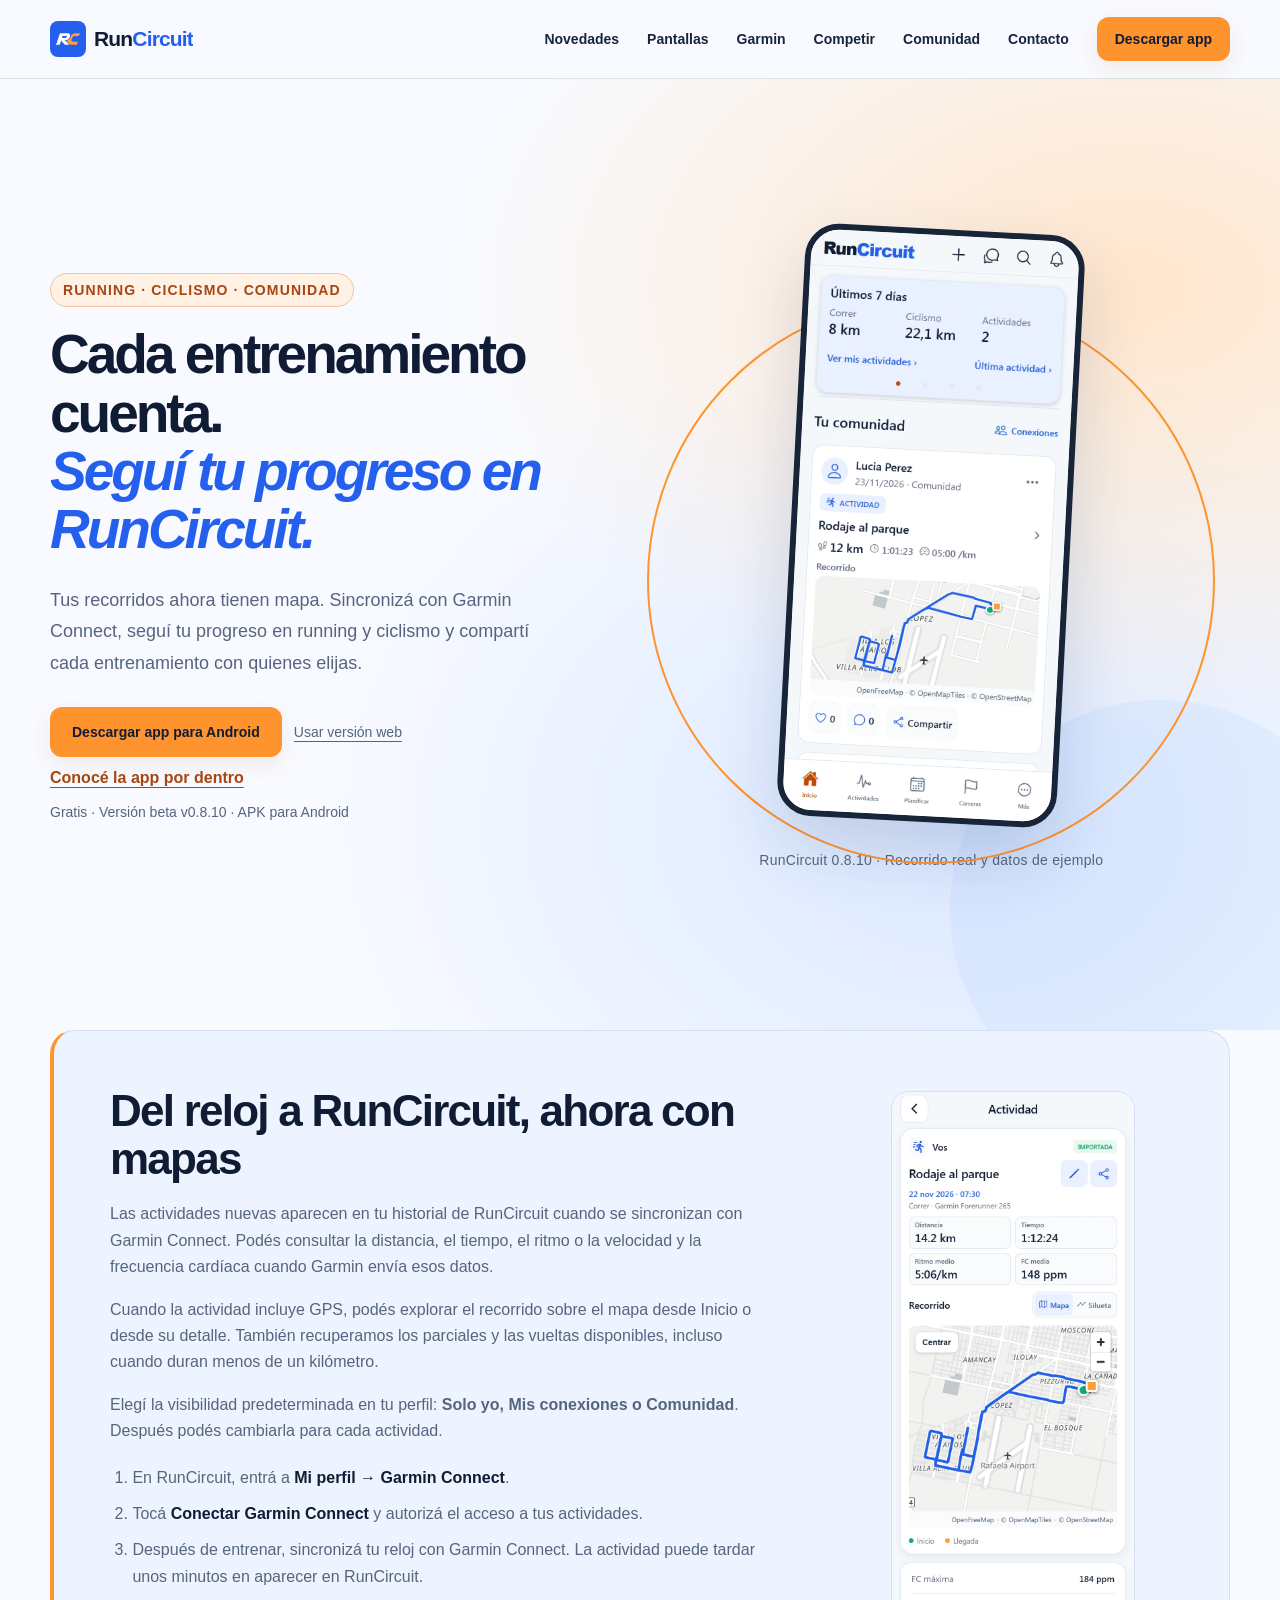
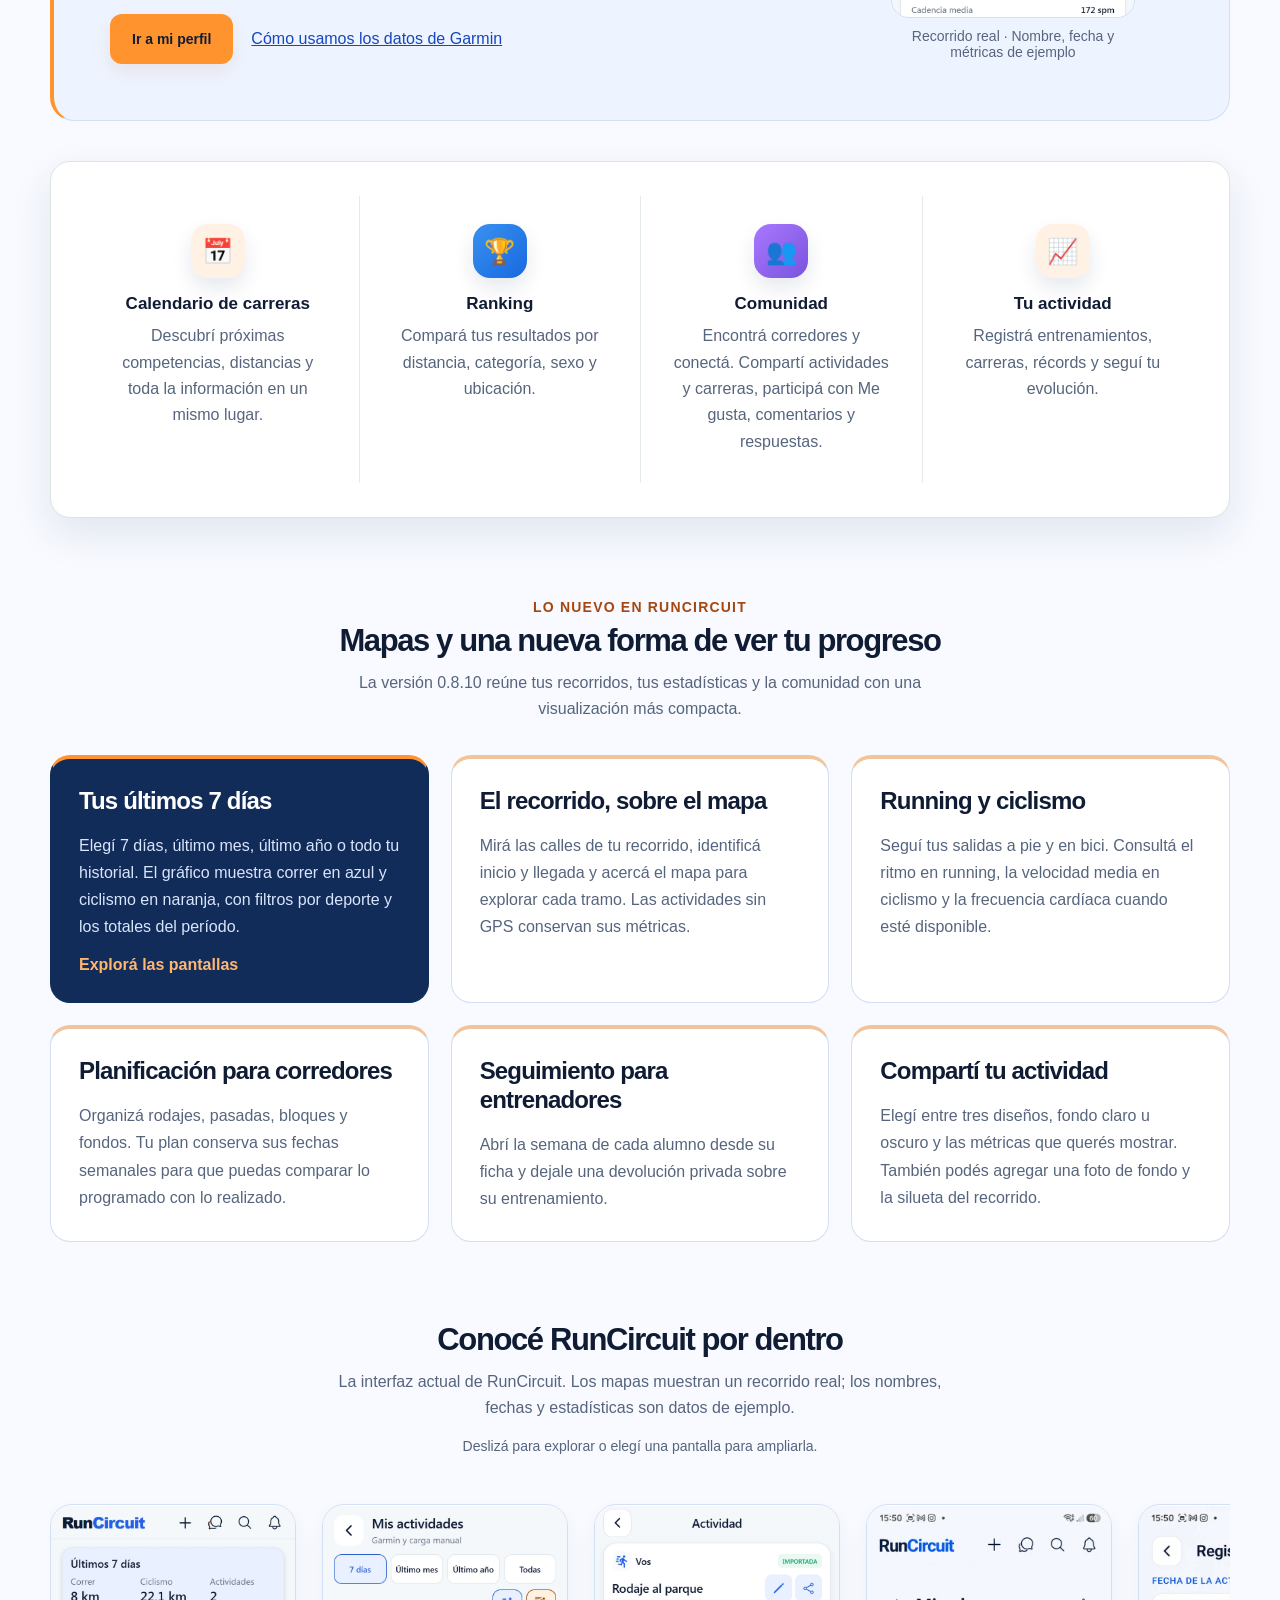
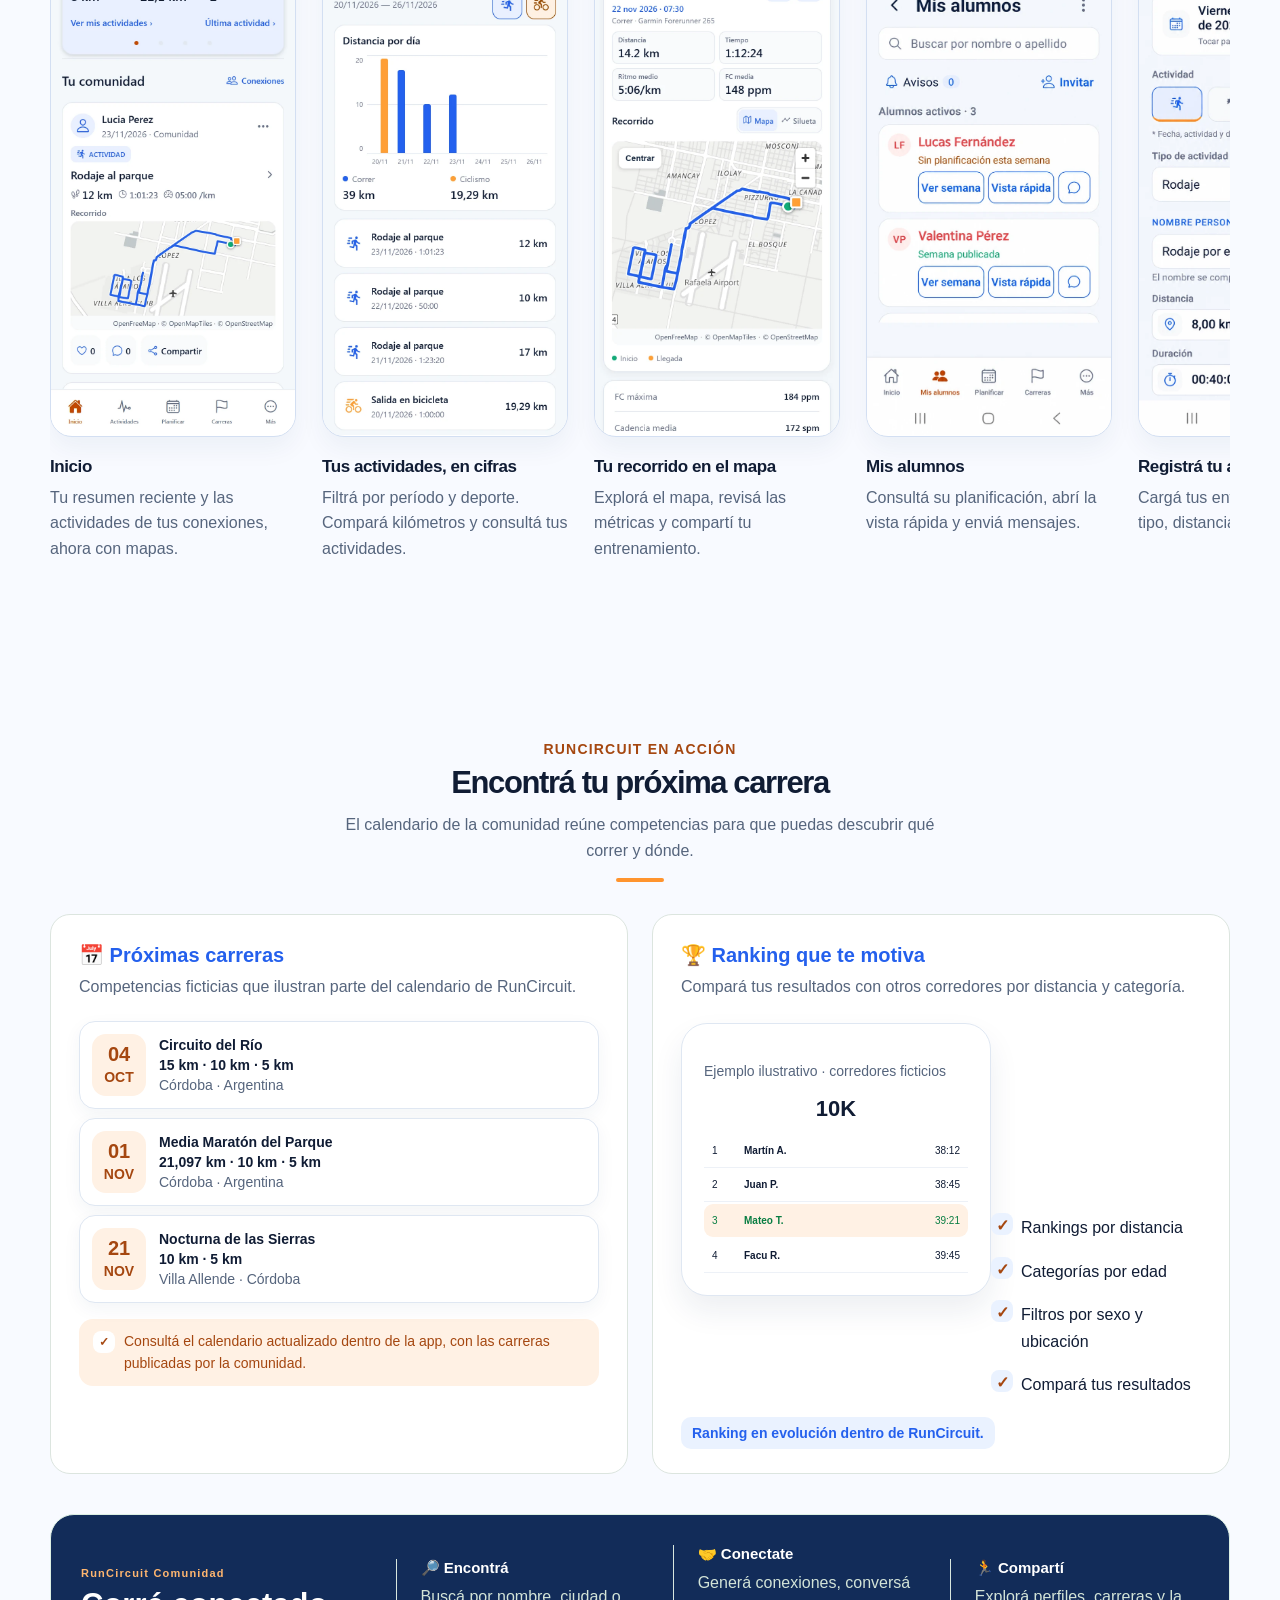
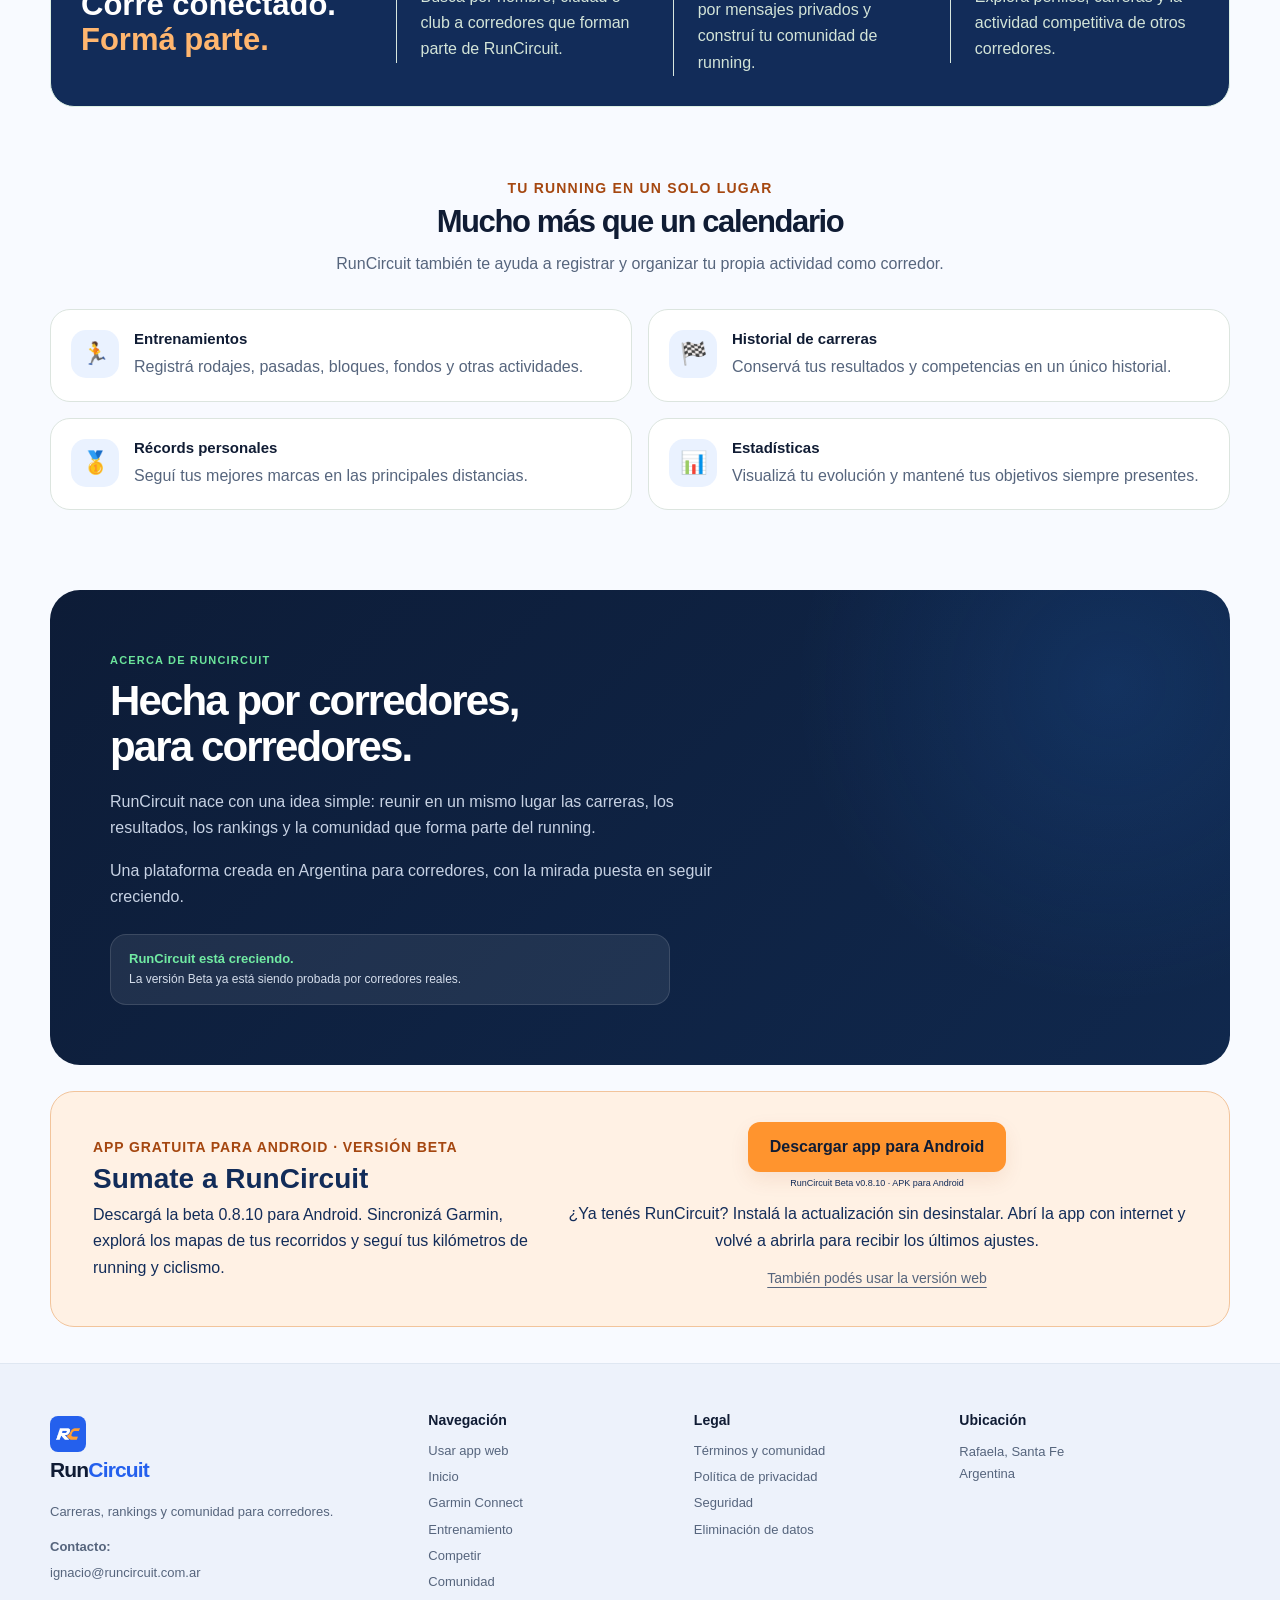
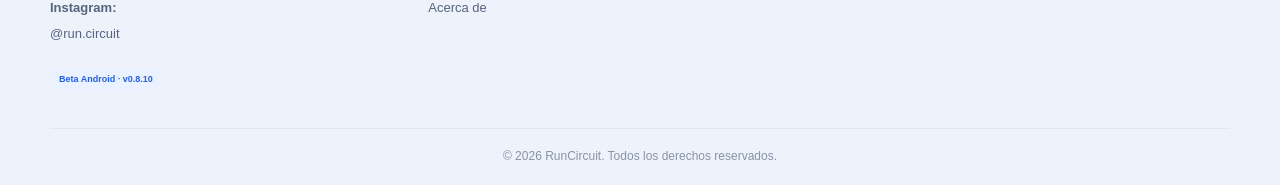
<file: index.html>
<!DOCTYPE html>
<html lang="es">
<head>
  <meta charset="UTF-8">
  <meta name="viewport" content="width=device-width, initial-scale=1.0">

  <title>RunCircuit | Entrená, competí y compartí tu progreso</title>

  <meta
    name="description"
    content="Mapas de tus recorridos, gráficos de running y ciclismo, sincronización con Garmin Connect, planificación, carreras y comunidad. Usá RunCircuit en Android o desde la web."
  >

  <link rel="icon" type="image/png" href="assets/runcircuit-rc-favicon.png"><meta name="theme-color" content="#2460ed"><link rel="stylesheet" href="styles.css?v=20261126-0810">
</head>

<body class="landing-v5">

<header class="header">
  <div class="nav-container">

   <a class="logo logo-image-link" href="#inicio">
      <img src="assets/runcircuit-rc-icon.png" alt="" width="36" height="36" class="rc-brand-icon">
        <span class="rc-wordmark">Run<span>Circuit</span></span>
    </a>

    <nav class="nav" aria-label="Navegación principal"><a href="#entrenamiento">Novedades</a><a href="#pantallas">Pantallas</a><a href="#garmin">Garmin</a><a href="#competir">Competir</a><a href="#comunidad">Comunidad</a><a href="#contacto">Contacto</a></nav>

    <a class="button button-small" href="#descargar">Descargar app</a>

  </div>
</header>


<main>

  <!-- HERO -->

  <section id="inicio" class="hero">

    <div class="hero-content">

      <div class="hero-text">

        <div class="beta-pill">
          RUNNING · CICLISMO · COMUNIDAD
        </div>

        <h1>
          Cada entrenamiento cuenta.<br>
          <span>Seguí tu progreso en RunCircuit.</span>
        </h1>

        <p>
          Tus recorridos ahora tienen mapa. Sincronizá con Garmin Connect, seguí tu progreso en running y ciclismo y compartí cada entrenamiento con quienes elijas.
        </p>

        <div class="hero-actions">
        <a
          class="button"
          href="https://drive.google.com/file/d/1wAS7e_ci7mWW7mzLizfv60WR5zu5t2Au/view?usp=sharing"
          target="_blank"
          rel="noopener noreferrer"
        >
          Descargar app para Android
        </a>

          <a class="web-access-link" href="https://app.runcircuit.com.ar">Usar versión web</a>

          <a class="hero-details-link" href="#pantallas">Conocé la app por dentro</a>

        </div>
        <p class="web-access-note">Gratis · Versión beta v0.8.10 · APK para Android</p>

      </div>

      <div class="app-preview">
        <div class="preview-orbit" aria-hidden="true"></div>
        <a href="assets/screenshots/v0810/inicio.webp" target="_blank" rel="noopener" aria-label="Ver pantalla de inicio en tamaño completo (abre otra pestaña)">
          <img src="assets/screenshots/v0810/inicio.webp" width="720" height="1560" fetchpriority="high" alt="Inicio de RunCircuit 0.8.10 con resumen de los últimos 7 días y mapa de una actividad en la comunidad.">
        </a>
        <span class="preview-caption">RunCircuit 0.8.10 · Recorrido real y datos de ejemplo</span>
      </div>
    </div>
  </section>
  <section id="garmin" class="garmin-section" aria-labelledby="garmin-title">
    <div>
      <h2 id="garmin-title">Del reloj a RunCircuit, ahora con mapas</h2>
      <p>Las actividades nuevas aparecen en tu historial de RunCircuit cuando se sincronizan con Garmin Connect. Podés consultar la distancia, el tiempo, el ritmo o la velocidad y la frecuencia cardíaca cuando Garmin envía esos datos.</p>
      <p>Cuando la actividad incluye GPS, podés explorar el recorrido sobre el mapa desde Inicio o desde su detalle. También recuperamos los parciales y las vueltas disponibles, incluso cuando duran menos de un kilómetro.</p>
      <p>Elegí la visibilidad predeterminada en tu perfil: <strong>Solo yo, Mis conexiones o Comunidad</strong>. Después podés cambiarla para cada actividad.</p>
      <ol class="garmin-steps">
        <li>En RunCircuit, entrá a <strong>Mi perfil → Garmin Connect</strong>.</li>
        <li>Tocá <strong>Conectar Garmin Connect</strong> y autorizá el acceso a tus actividades.</li>
        <li>Después de entrenar, sincronizá tu reloj con Garmin Connect. La actividad puede tardar unos minutos en aparecer en RunCircuit.</li>
      </ol>
      <div class="garmin-actions">
        <a class="button" href="https://app.runcircuit.com.ar/profile">Ir a mi perfil</a>
        <a href="privacidad.html#garmin">Cómo usamos los datos de Garmin</a>
      </div>
    </div>
    <figure class="garmin-preview">
      <a href="assets/screenshots/v0810/actividad.webp" target="_blank" rel="noopener" aria-label="Ampliar actividad importada de Garmin (abre otra pestaña)">
        <img src="assets/screenshots/v0810/actividad.webp" alt="Detalle actual de una actividad Garmin: métricas, mapa, inicio y llegada del recorrido." width="720" height="1560" loading="lazy" decoding="async">
      </a>
      <figcaption>Recorrido real · Nombre, fecha y métricas de ejemplo</figcaption>
    </figure>
  </section>

  <!-- FUNCIONES PRINCIPALES -->

  <section class="features">

    <article class="feature">
      <div class="feature-icon green">📅</div>

      <h3>Calendario de carreras</h3>

      <p>
        Descubrí próximas competencias, distancias
        y toda la información en un mismo lugar.
      </p>
    </article>


    <article class="feature">
      <div class="feature-icon blue">🏆</div>

      <h3>Ranking</h3>

      <p>
        Compará tus resultados por distancia,
        categoría, sexo y ubicación.
      </p>
    </article>


    <article class="feature">
      <div class="feature-icon purple">👥</div>

      <h3>Comunidad</h3>

      <p>
        Encontrá corredores y conectá. Compartí actividades y carreras,
        participá con Me gusta, comentarios y respuestas.
      </p>
    </article>


    <article class="feature">
      <div class="feature-icon orange">📈</div>

      <h3>Tu actividad</h3>

      <p>
        Registrá entrenamientos, carreras, récords
        y seguí tu evolución.
      </p>
    </article>

  </section>


  <section id="entrenamiento" class="release-section" aria-labelledby="release-title">
    <div class="section-heading">
      <span class="section-kicker">LO NUEVO EN RUNCIRCUIT</span>
      <h2 id="release-title">Mapas y una nueva forma de ver tu progreso</h2>
      <p class="section-description">La versión 0.8.10 reúne tus recorridos, tus estadísticas y la comunidad con una visualización más compacta.</p>
    </div>
    <div class="release-grid">
      <article class="release-card">
        <h3>Tus últimos 7 días</h3>
        <p>Elegí 7 días, último mes, último año o todo tu historial. El gráfico muestra correr en azul y ciclismo en naranja, con filtros por deporte y los totales del período.</p>
        <a href="#pantallas">Explorá las pantallas</a>
      </article>
      <article class="release-card">
        <h3>El recorrido, sobre el mapa</h3>
        <p>Mirá las calles de tu recorrido, identificá inicio y llegada y acercá el mapa para explorar cada tramo. Las actividades sin GPS conservan sus métricas.</p>
      </article>
      <article class="release-card">
        <h3>Running y ciclismo</h3>
        <p>Seguí tus salidas a pie y en bici. Consultá el ritmo en running, la velocidad media en ciclismo y la frecuencia cardíaca cuando esté disponible.</p>
      </article>
      <article class="release-card">
        <h3>Planificación para corredores</h3>
        <p>Organizá rodajes, pasadas, bloques y fondos. Tu plan conserva sus fechas semanales para que puedas comparar lo programado con lo realizado.</p>
      </article>
      <article class="release-card">
        <h3>Seguimiento para entrenadores</h3>
        <p>Abrí la semana de cada alumno desde su ficha y dejale una devolución privada sobre su entrenamiento.</p>
      </article>
      <article class="release-card">
        <h3>Compartí tu actividad</h3>
        <p>Elegí entre tres diseños, fondo claro u oscuro y las métricas que querés mostrar. También podés agregar una foto de fondo y la silueta del recorrido.</p>
      </article>
    </div>
  </section>

  <section id="pantallas" class="screens-section" aria-labelledby="screens-title">
    <div class="section-heading">
      <h2 id="screens-title">Conocé RunCircuit por dentro</h2>
      <p class="section-description">La interfaz actual de RunCircuit. Los mapas muestran un recorrido real; los nombres, fechas y estadísticas son datos de ejemplo.</p>
      <p class="screen-hint">Deslizá para explorar o elegí una pantalla para ampliarla.</p>
    </div>
    <div class="screens-track" tabindex="0" role="region" aria-label="Galería de pantallas de RunCircuit">
      <figure class="screen-card">
        <a href="assets/screenshots/v0810/inicio.webp" target="_blank" rel="noopener" aria-label="Ampliar pantalla: Inicio (abre otra pestaña)">
          <img src="assets/screenshots/v0810/inicio.webp" alt="Resumen de los últimos 7 días y mapa compacto de un recorrido en el feed." width="640" height="1387" loading="lazy" decoding="async">
        </a>
        <figcaption><h3>Inicio</h3><p>Tu resumen reciente y las actividades de tus conexiones, ahora con mapas.</p></figcaption>
      </figure>
      <figure class="screen-card">
        <a href="assets/screenshots/v0810/actividades.webp" target="_blank" rel="noopener" aria-label="Ampliar pantalla: Tus actividades, en cifras (abre otra pestaña)">
          <img src="assets/screenshots/v0810/actividades.webp" alt="Gráfico de los últimos 7 días con correr en azul, ciclismo en naranja y listado compacto." width="720" height="1560" loading="lazy" decoding="async">
        </a>
        <figcaption><h3>Tus actividades, en cifras</h3><p>Filtrá por período y deporte. Compará kilómetros y consultá tus actividades.</p></figcaption>
      </figure>
      <figure class="screen-card">
        <a href="assets/screenshots/v0810/actividad.webp" target="_blank" rel="noopener" aria-label="Ampliar pantalla: Tu recorrido en el mapa (abre otra pestaña)">
          <img src="assets/screenshots/v0810/actividad.webp" alt="Detalle de una actividad Garmin con mapa real, métricas de ejemplo, inicio y llegada." width="720" height="1560" loading="lazy" decoding="async">
        </a>
        <figcaption><h3>Tu recorrido en el mapa</h3><p>Explorá el mapa, revisá las métricas y compartí tu entrenamiento.</p></figcaption>
      </figure>
      <figure class="screen-card">
        <a href="assets/screenshots/v089/alumnos.webp" target="_blank" rel="noopener" aria-label="Ampliar pantalla: Mis alumnos (abre otra pestaña)">
          <img src="assets/screenshots/v089/alumnos.webp" alt="Alumnos ficticios con estado de planificación y accesos a mensajes." width="640" height="1387" loading="lazy" decoding="async">
        </a>
        <figcaption><h3>Mis alumnos</h3><p>Consultá su planificación, abrí la vista rápida y enviá mensajes.</p></figcaption>
      </figure>
      <figure class="screen-card">
        <a href="assets/screenshots/v089/registrar.webp" target="_blank" rel="noopener" aria-label="Ampliar pantalla: Registrá tu actividad (abre otra pestaña)">
          <img src="assets/screenshots/v089/registrar.webp" alt="Registro de un rodaje de ejemplo de 8 kilómetros en 40 minutos." width="640" height="1387" loading="lazy" decoding="async">
        </a>
        <figcaption><h3>Registrá tu actividad</h3><p>Cargá tus entrenamientos con su tipo, distancia y duración.</p></figcaption>
      </figure>
      <figure class="screen-card">
        <a href="assets/screenshots/v089/planificar.webp" target="_blank" rel="noopener" aria-label="Ampliar pantalla: Planificá tu semana (abre otra pestaña)">
          <img src="assets/screenshots/v089/planificar.webp" alt="Semana de ejemplo con entrada en calor y pasadas realizadas." width="640" height="1387" loading="lazy" decoding="async">
        </a>
        <figcaption><h3>Planificá tu semana</h3><p>Organizá tus sesiones y revisá lo que ya hiciste.</p></figcaption>
      </figure>
      <figure class="screen-card">
        <a href="assets/screenshots/v089/carreras.webp" target="_blank" rel="noopener" aria-label="Ampliar pantalla: Encontrá tu próxima carrera (abre otra pestaña)">
          <img src="assets/screenshots/v089/carreras.webp" alt="Calendario con carreras ficticias, distancias y corredores." width="640" height="1387" loading="lazy" decoding="async">
        </a>
        <figcaption><h3>Encontrá tu próxima carrera</h3><p>Explorá competencias, guardá tus carreras y consultá el ranking.</p></figcaption>
      </figure>
      <figure class="screen-card">
        <a href="assets/screenshots/v089/compartir.webp" target="_blank" rel="noopener" aria-label="Ampliar pantalla: Compartí tu progreso (abre otra pestaña)">
          <img src="assets/screenshots/v089/compartir.webp" alt="Tarjeta ilustrativa con fotografía y métricas de una actividad ficticia." width="640" height="847" loading="lazy" decoding="async">
        </a>
        <figcaption><h3>Compartí tu progreso</h3><p>Compartí una tarjeta de tu actividad con tu foto y tus métricas.</p></figcaption>
      </figure>
    </div>
  </section>
  <!-- CALENDARIO + RANKING -->

  <section id="competir" class="showcase">

    <div class="section-heading">
      <span class="section-kicker">
        RUNCIRCUIT EN ACCIÓN
      </span>

      <h2>Encontrá tu próxima carrera</h2>

      <p class="section-description">
        El calendario de la comunidad reúne competencias
        para que puedas descubrir qué correr y dónde.
      </p>

      <div class="heading-line"></div>
    </div>


    <div class="showcase-grid">

      <!-- PRÓXIMAS CARRERAS -->

      <article id="calendario" class="showcase-card races-showcase">

        <div class="showcase-title green-text">
          📅 Próximas carreras
        </div>

        <p>
          Competencias ficticias que ilustran
          parte del calendario de RunCircuit.
        </p>


        <div class="web-race-list">

          <div class="web-race">

            <div class="web-race-date">
              <strong>04</strong>
              <span>OCT</span>
            </div>

            <div class="web-race-info">

              <strong>
                Circuito del Río
              </strong>

              <small>
                15 km · 10 km · 5 km
              </small>

              <span>
                Córdoba · Argentina
              </span>

            </div>

          </div>


          <div class="web-race">

            <div class="web-race-date">
              <strong>01</strong>
              <span>NOV</span>
            </div>

            <div class="web-race-info">

              <strong>
                Media Maratón del Parque
              </strong>

              <small>
                21,097 km · 10 km · 5 km
              </small>

              <span>
                Córdoba · Argentina
              </span>

            </div>

          </div>


          <div class="web-race">

            <div class="web-race-date">
              <strong>21</strong>
              <span>NOV</span>
            </div>

            <div class="web-race-info">

              <strong>
                Nocturna de las Sierras
              </strong>

              <small>
                10 km · 5 km
              </small>

              <span>
                Villa Allende · Córdoba
              </span>

            </div>

          </div>

        </div>


        <div class="calendar-note">
          <span>✓</span>

          <p>
            Consultá el calendario actualizado dentro de la app,
            con las carreras publicadas por la comunidad.
          </p>
        </div>

      </article>


      <!-- RANKING -->

      <article id="ranking" class="showcase-card">

        <div class="showcase-title blue-text">
          🏆 Ranking que te motiva
        </div>

        <p>
          Compará tus resultados con otros corredores
          por distancia y categoría.
        </p>

        <div class="ranking-demo"><p class="screen-hint">Ejemplo ilustrativo · corredores ficticios</p>

          <h3>10K</h3>

          <div class="ranking-row">
            <span>1</span>
            <strong>Martín A.</strong>
            <span>38:12</span>
          </div>

          <div class="ranking-row">
            <span>2</span>
            <strong>Juan P.</strong>
            <span>38:45</span>
          </div>

          <div class="ranking-row highlight">
            <span>3</span>
            <strong>Mateo T.</strong>
            <span>39:21</span>
          </div>

          <div class="ranking-row">
            <span>4</span>
            <strong>Facu R.</strong>
            <span>39:45</span>
          </div>

        </div>

        <ul class="benefits">
          <li>Rankings por distancia</li>
          <li>Categorías por edad</li>
          <li>Filtros por sexo y ubicación</li>
          <li>Compará tus resultados</li>
        </ul>

        <div class="coming-soon-note">
          Ranking en evolución dentro de RunCircuit.
        </div>

      </article>

    </div>

  </section>


  <!-- COMUNIDAD -->

  <section id="comunidad" class="community">

    <div>
      <span class="community-label">
        RunCircuit Comunidad
      </span>

      <h2>
        Corré conectado.<br>
        <span>Formá parte.</span>
      </h2>
    </div>


    <div class="community-item">
      <strong>🔎 Encontrá</strong>

      <p>
        Buscá por nombre, ciudad o club a corredores que forman
        parte de RunCircuit.
      </p>
    </div>


    <div class="community-item">
      <strong>🤝 Conectate</strong>

      <p>
        Generá conexiones, conversá por mensajes privados y construí
        tu comunidad de running.
      </p>
    </div>


    <div class="community-item">
      <strong>🏃 Compartí</strong>

      <p>
        Explorá perfiles, carreras
        y la actividad competitiva de otros corredores.
      </p>
    </div>

  </section>


  <!-- MÁS QUE CARRERAS -->

  <section class="runner-tools">

    <div class="section-heading">

      <span class="section-kicker">
        TU RUNNING EN UN SOLO LUGAR
      </span>

      <h2>
        Mucho más que un calendario
      </h2>

      <p class="section-description">
        RunCircuit también te ayuda a registrar y organizar
        tu propia actividad como corredor.
      </p>

    </div>


    <div class="runner-tools-grid">

      <article class="runner-tool">
        <span>🏃</span>

        <div>
          <strong>Entrenamientos</strong>
          <p>
            Registrá rodajes, pasadas, bloques,
            fondos y otras actividades.
          </p>
        </div>
      </article>


      <article class="runner-tool">
        <span>🏁</span>

        <div>
          <strong>Historial de carreras</strong>
          <p>
            Conservá tus resultados y competencias
            en un único historial.
          </p>
        </div>
      </article>


      <article class="runner-tool">
        <span>🥇</span>

        <div>
          <strong>Récords personales</strong>
          <p>
            Seguí tus mejores marcas
            en las principales distancias.
          </p>
        </div>
      </article>


      <article class="runner-tool">
        <span>📊</span>

        <div>
          <strong>Estadísticas</strong>
          <p>
            Visualizá tu evolución y mantené
            tus objetivos siempre presentes.
          </p>
        </div>
      </article>

    </div>

  </section>


  <!-- ACERCA DE -->

  <section id="acerca" class="about">

    <div class="about-content">

      <span class="section-label">
        ACERCA DE RUNCIRCUIT
      </span>

      <h2>
        Hecha por corredores,<br>
        para corredores.
      </h2>

      <p>
        RunCircuit nace con una idea simple:
        reunir en un mismo lugar las carreras,
        los resultados, los rankings y la comunidad
        que forma parte del running.
      </p>

      <p>
        Una plataforma creada en Argentina
        para corredores, con la mirada puesta
        en seguir creciendo.
      </p>

      <div class="beta-message">
        <strong>RunCircuit está creciendo.</strong>

        <span>
          La versión Beta ya está siendo probada
          por corredores reales.
        </span>
      </div>

    </div>

  </section>


  <!-- DESCARGA -->

  <section id="descargar" class="download beta-download">

    <div>

      <span class="download-label">
        APP GRATUITA PARA ANDROID · VERSIÓN BETA
      </span>

      <h2>
        Sumate a RunCircuit
      </h2>

      <p>
        Descargá la beta 0.8.10 para Android. Sincronizá Garmin, explorá los mapas de tus recorridos y seguí tus kilómetros de running y ciclismo.
      </p>

    </div>

    <div class="download-actions">
      <a class="download-button" href="https://drive.google.com/file/d/1wAS7e_ci7mWW7mzLizfv60WR5zu5t2Au/view?usp=sharing" target="_blank" rel="noopener noreferrer">Descargar app para Android</a>

      <small>
        RunCircuit Beta v0.8.10 · APK para Android
      </small>
      <p class="download-update-note">¿Ya tenés RunCircuit? Instalá la actualización sin desinstalar. Abrí la app con internet y volvé a abrirla para recibir los últimos ajustes.</p>

      <a class="web-access-link" href="https://app.runcircuit.com.ar">También podés usar la versión web</a>

    </div>

  </section>

</main>


<footer id="contacto" class="footer">

  <div class="footer-grid">

    <div>

      <a class="logo logo-image-link footer-logo" href="#inicio">
        <img src="assets/runcircuit-rc-icon.png" alt="" width="36" height="36" class="rc-brand-icon">
        <span class="rc-wordmark">Run<span>Circuit</span></span>
      </a>

      <p>
        Carreras, rankings y comunidad
        para corredores.
      </p>

      <p>
        <strong>Contacto:</strong><br>
        <a href="mailto:ignacio@runcircuit.com.ar">
          ignacio@runcircuit.com.ar
        </a>
      </p>

      <p>
        <strong>Instagram:</strong><br>
        <a href="https://www.instagram.com/run.circuit/" target="_blank" rel="noopener noreferrer" aria-label="Seguí a RunCircuit en Instagram: @run.circuit (abre otra pestaña)">
          @run.circuit
        </a>
      </p>

      <span class="footer-beta">
        Beta Android · v0.8.10
      </span>

    </div>


    <div>

      <h4>Navegación</h4>
      <a href="https://app.runcircuit.com.ar">Usar app web</a>

      <a href="#inicio">Inicio</a>
      <a href="#garmin">Garmin Connect</a>
      <a href="#entrenamiento">Entrenamiento</a>
      <a href="#competir">Competir</a>
      
      <a href="#comunidad">Comunidad</a>
      <a href="#acerca">Acerca de</a>

    </div>


    <div>
      <h4>Legal</h4>

      <a href="terminos.html">Términos y comunidad</a>
        <a href="privacidad.html">
        Política de privacidad
      </a>

      <a href="seguridad.html">
        Seguridad
      </a>

      <a href="eliminar-datos.html">
        Eliminación de datos
      </a>
    </div>

    <div>

      <h4>Ubicación</h4>

      <p>
        Rafaela, Santa Fe<br>
        Argentina
      </p>

    </div>

  </div>

  <div class="footer-bottom">
    © 2026 RunCircuit. Todos los derechos reservados.
  </div>

</footer>



</body>
</html>
</file>
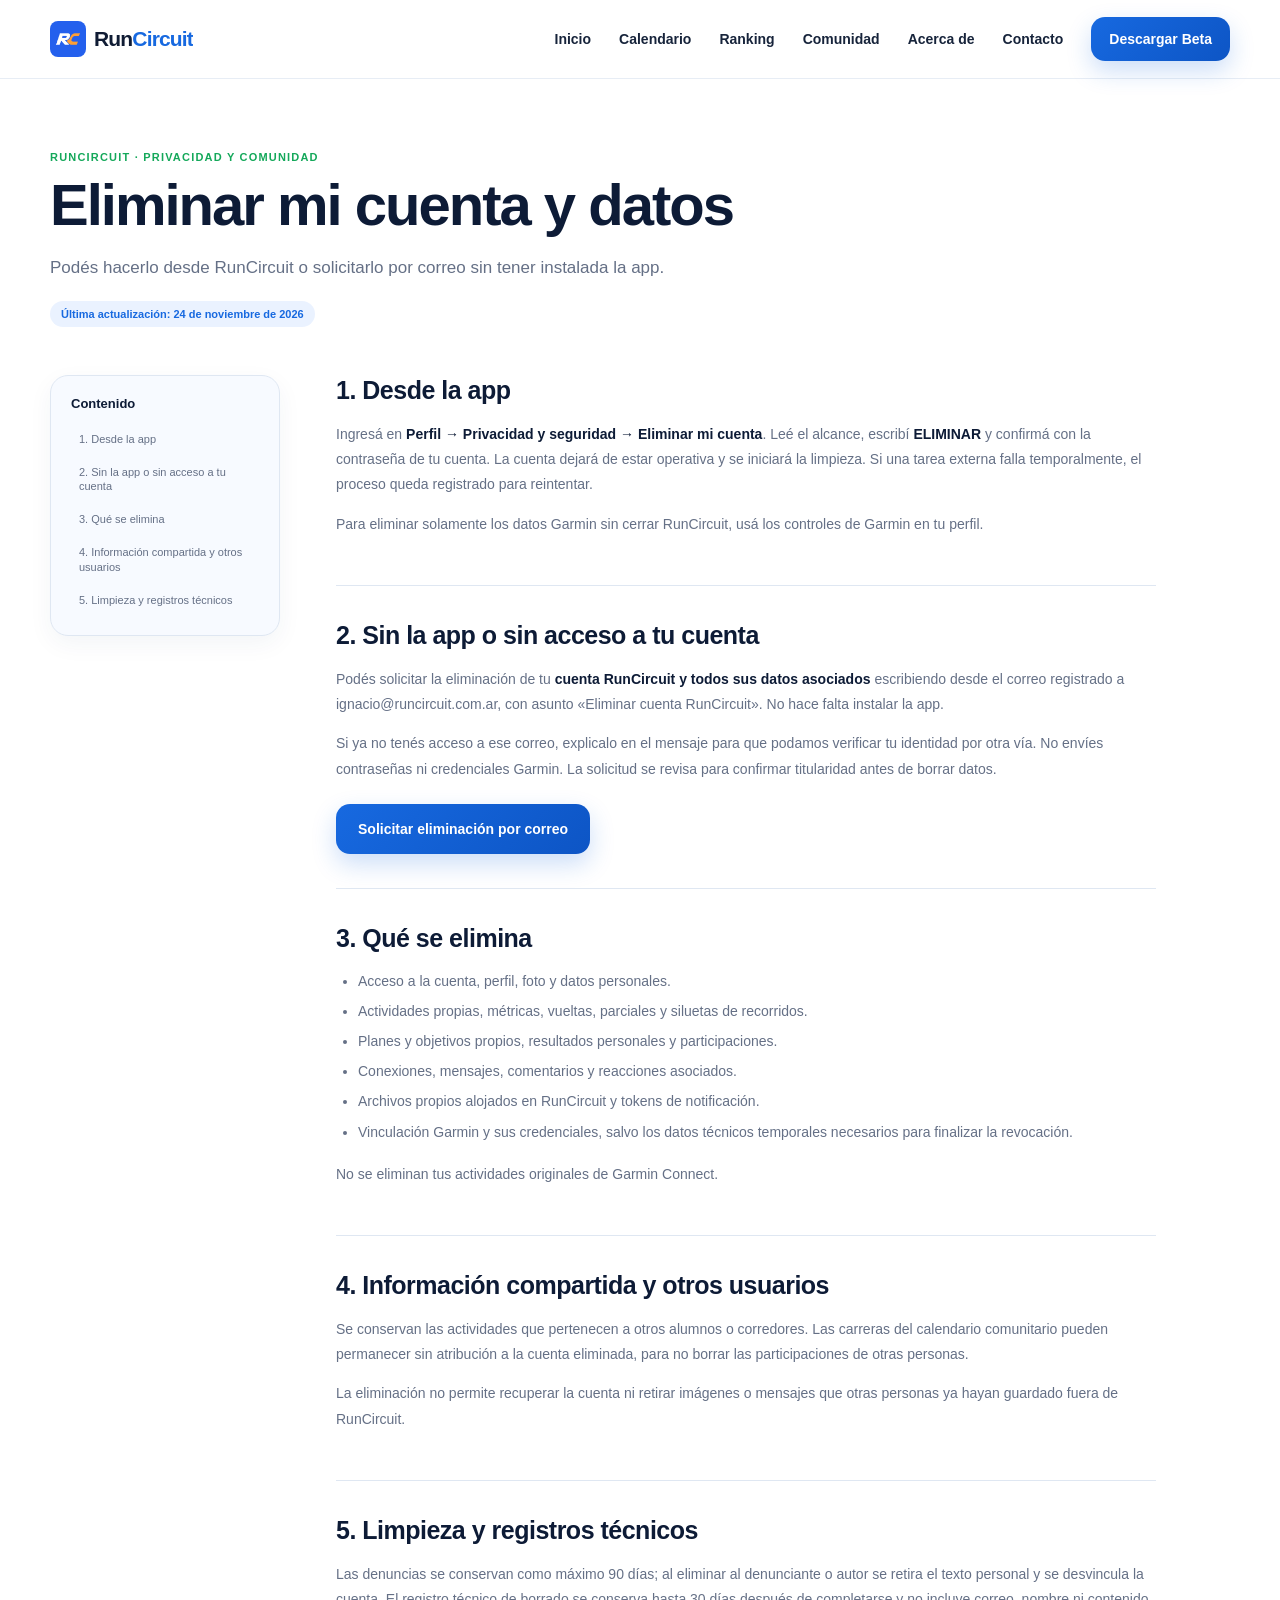
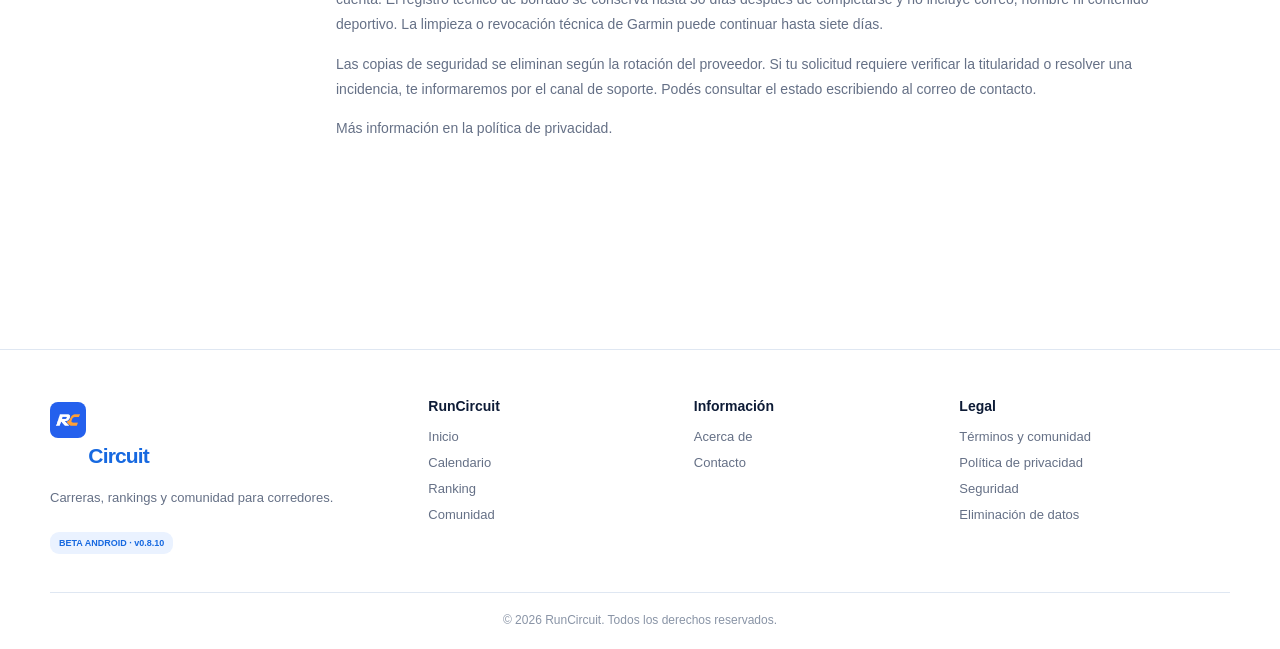
<file: eliminar-datos.html>
<!DOCTYPE html>
<html lang="es">
<head>
  <meta charset="UTF-8">

  <meta
    name="viewport"
    content="width=device-width, initial-scale=1.0"
  >

  <meta
    name="description"
    content="Información para solicitar la eliminación de una cuenta y datos personales de RunCircuit."
  >

  <title>Eliminación de datos | RunCircuit</title>
  <link rel="icon" type="image/png" href="assets/runcircuit-rc-favicon.png">

  <link
    rel="stylesheet"
    href="styles.css?v=088"
  >
</head>

<body>

  <!-- =========================
       HEADER
  ========================== -->

  <header class="header">

    <div class="nav-container">

      <a
        class="logo logo-image-link"
        href="index.html"
        aria-label="RunCircuit - Inicio"
      >
        <img src="assets/runcircuit-rc-icon.png" alt="" width="36" height="36" class="rc-brand-icon">
        <span class="rc-wordmark">Run<span>Circuit</span></span>
      </a>

      <nav class="nav">
        <a href="index.html#inicio">Inicio</a>
        <a href="index.html#calendario">Calendario</a>
        <a href="index.html#ranking">Ranking</a>
        <a href="index.html#comunidad">Comunidad</a>
        <a href="index.html#acerca">Acerca de</a>
        <a href="index.html#contacto">Contacto</a>
      </nav>

      <a
        class="button button-small"
        href="index.html#descargar"
      >
        Descargar Beta
      </a>

    </div>

  </header>


  <!-- =========================
       ELIMINACIÓN DE DATOS
  ========================== -->

  <main class="legal-page"><section class="legal-hero"><span class="section-label">RUNCIRCUIT · PRIVACIDAD Y COMUNIDAD</span><h1>Eliminar mi cuenta y datos</h1><p>Podés hacerlo desde RunCircuit o solicitarlo por correo sin tener instalada la app.</p><span class="legal-update">Última actualización: 24 de noviembre de 2026</span></section><div class="legal-layout"><aside class="legal-index"><strong>Contenido</strong><a href="#solicitud">1. Desde la app</a><a href="#sin-app">2. Sin la app o sin acceso a tu cuenta</a><a href="#incluye">3. Qué se elimina</a><a href="#compartidos">4. Información compartida y otros usuarios</a><a href="#retencion">5. Limpieza y registros técnicos</a></aside><article class="legal-content"><section class="legal-section" id="solicitud"><h2>1. Desde la app</h2><p>Ingresá en <strong>Perfil → Privacidad y seguridad → Eliminar mi cuenta</strong>. Leé el alcance, escribí <strong>ELIMINAR</strong> y confirmá con la contraseña de tu cuenta. La cuenta dejará de estar operativa y se iniciará la limpieza. Si una tarea externa falla temporalmente, el proceso queda registrado para reintentar.</p><p>Para eliminar solamente los datos Garmin sin cerrar RunCircuit, usá los controles de Garmin en tu perfil.</p></section><section class="legal-section" id="sin-app"><h2>2. Sin la app o sin acceso a tu cuenta</h2><p>Podés solicitar la eliminación de tu <strong>cuenta RunCircuit y todos sus datos asociados</strong> escribiendo desde el correo registrado a <a href="mailto:ignacio@runcircuit.com.ar">ignacio@runcircuit.com.ar</a>, con asunto «Eliminar cuenta RunCircuit». No hace falta instalar la app.</p><p>Si ya no tenés acceso a ese correo, explicalo en el mensaje para que podamos verificar tu identidad por otra vía. No envíes contraseñas ni credenciales Garmin. La solicitud se revisa para confirmar titularidad antes de borrar datos.</p><a class="button legal-contact-button" href="mailto:ignacio@runcircuit.com.ar?subject=Eliminar%20cuenta%20RunCircuit&amp;body=Solicito%20la%20eliminaci%C3%B3n%20de%20mi%20cuenta%20RunCircuit%20y%20sus%20datos%20asociados.%20El%20correo%20registrado%20es%3A%20">Solicitar eliminación por correo</a></section><section class="legal-section" id="incluye"><h2>3. Qué se elimina</h2><ul><li>Acceso a la cuenta, perfil, foto y datos personales.</li><li>Actividades propias, métricas, vueltas, parciales y siluetas de recorridos.</li><li>Planes y objetivos propios, resultados personales y participaciones.</li><li>Conexiones, mensajes, comentarios y reacciones asociados.</li><li>Archivos propios alojados en RunCircuit y tokens de notificación.</li><li>Vinculación Garmin y sus credenciales, salvo los datos técnicos temporales necesarios para finalizar la revocación.</li></ul><p>No se eliminan tus actividades originales de Garmin Connect.</p></section><section class="legal-section" id="compartidos"><h2>4. Información compartida y otros usuarios</h2><p>Se conservan las actividades que pertenecen a otros alumnos o corredores. Las carreras del calendario comunitario pueden permanecer sin atribución a la cuenta eliminada, para no borrar las participaciones de otras personas.</p><p>La eliminación no permite recuperar la cuenta ni retirar imágenes o mensajes que otras personas ya hayan guardado fuera de RunCircuit.</p></section><section class="legal-section" id="retencion"><h2>5. Limpieza y registros técnicos</h2><p>Las denuncias se conservan como máximo 90 días; al eliminar al denunciante o autor se retira el texto personal y se desvincula la cuenta. El registro técnico de borrado se conserva hasta 30 días después de completarse y no incluye correo, nombre ni contenido deportivo. La limpieza o revocación técnica de Garmin puede continuar hasta siete días.</p><p>Las copias de seguridad se eliminan según la rotación del proveedor. Si tu solicitud requiere verificar la titularidad o resolver una incidencia, te informaremos por el canal de soporte. Podés consultar el estado escribiendo al correo de contacto.</p><p>Más información en la <a href="privacidad.html">política de privacidad</a>.</p></section></article></div></main>


  <!-- =========================
       FOOTER
  ========================== -->

  <footer class="footer">

    <div class="footer-grid">

      <div>

        <a
          class="logo logo-image-link footer-logo"
          href="index.html"
        >
          <img src="assets/runcircuit-rc-icon.png" alt="" width="36" height="36" class="rc-brand-icon">
        <span class="rc-wordmark">Run<span>Circuit</span></span>
        </a>

        <p>
          Carreras, rankings y comunidad para corredores.
        </p>

        <span class="footer-beta">
          BETA ANDROID · v0.8.10
        </span>

      </div>


      <div>

        <h4>RunCircuit</h4>

        <a href="index.html#inicio">
          Inicio
        </a>

        <a href="index.html#calendario">
          Calendario
        </a>

        <a href="index.html#ranking">
          Ranking
        </a>

        <a href="index.html#comunidad">
          Comunidad
        </a>

      </div>


      <div>

        <h4>Información</h4>

        <a href="index.html#acerca">
          Acerca de
        </a>

        <a href="mailto:ignacio@runcircuit.com.ar">
          Contacto
        </a>

      </div>


      <div>

        <h4>Legal</h4>

        <a href="terminos.html">Términos y comunidad</a>
        <a href="privacidad.html">
          Política de privacidad
        </a>

        <a href="seguridad.html">
          Seguridad
        </a>

        <a href="eliminar-datos.html">
          Eliminación de datos
        </a>

      </div>

    </div>


    <div class="footer-bottom">
      © 2026 RunCircuit. Todos los derechos reservados.
    </div>

  </footer>

</body>
</html>
</file>
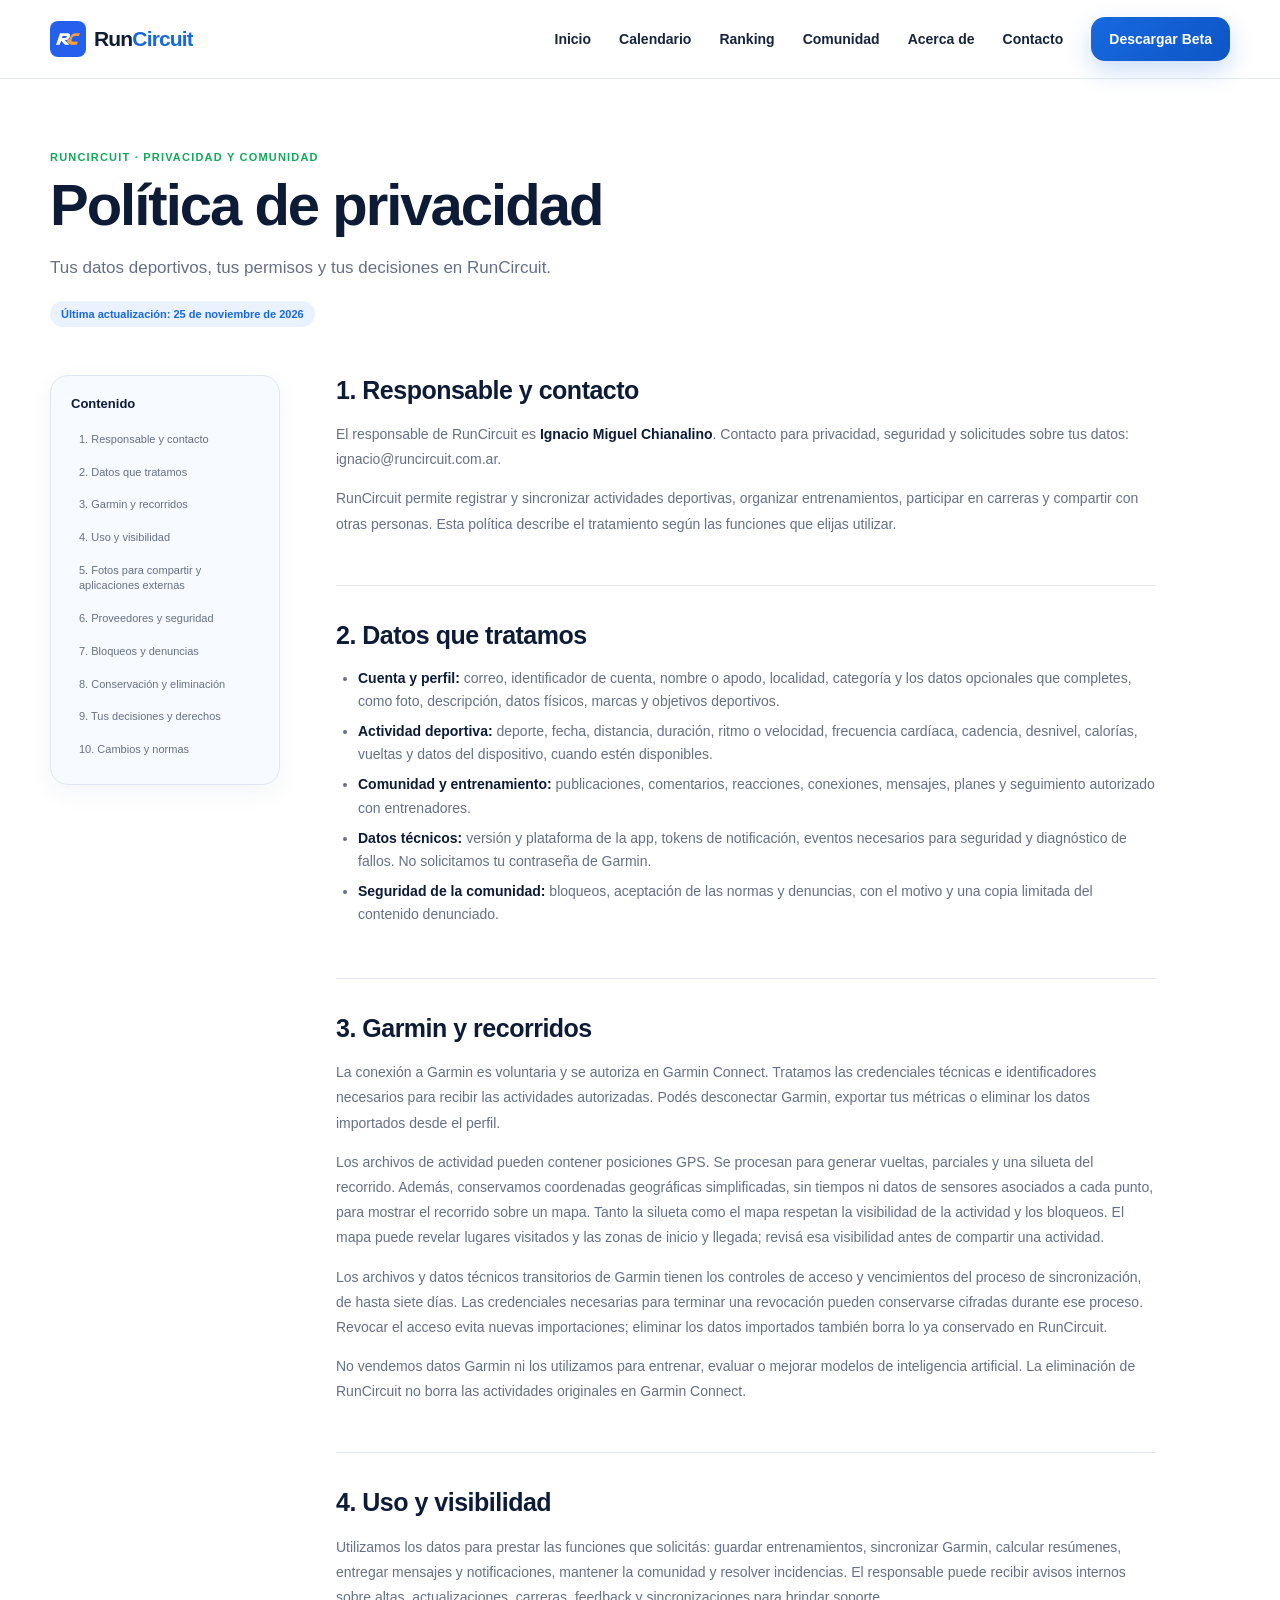
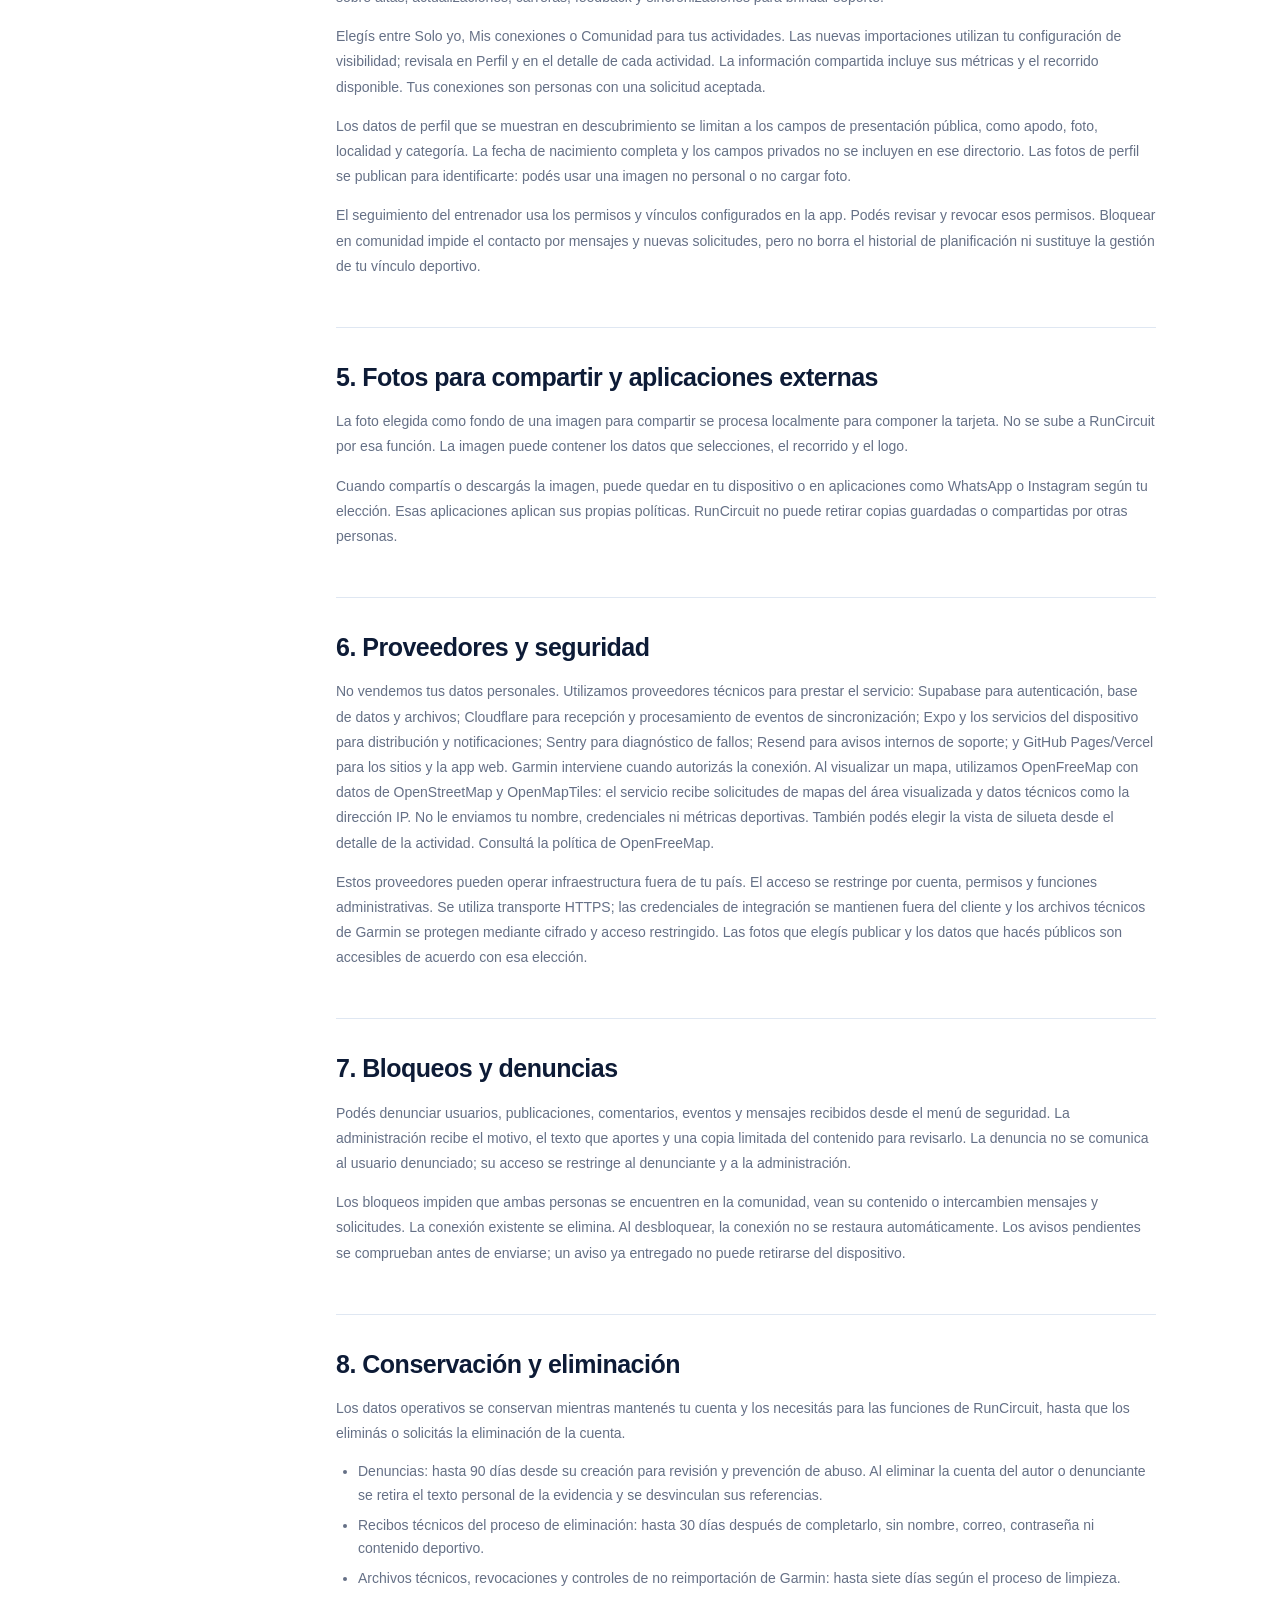
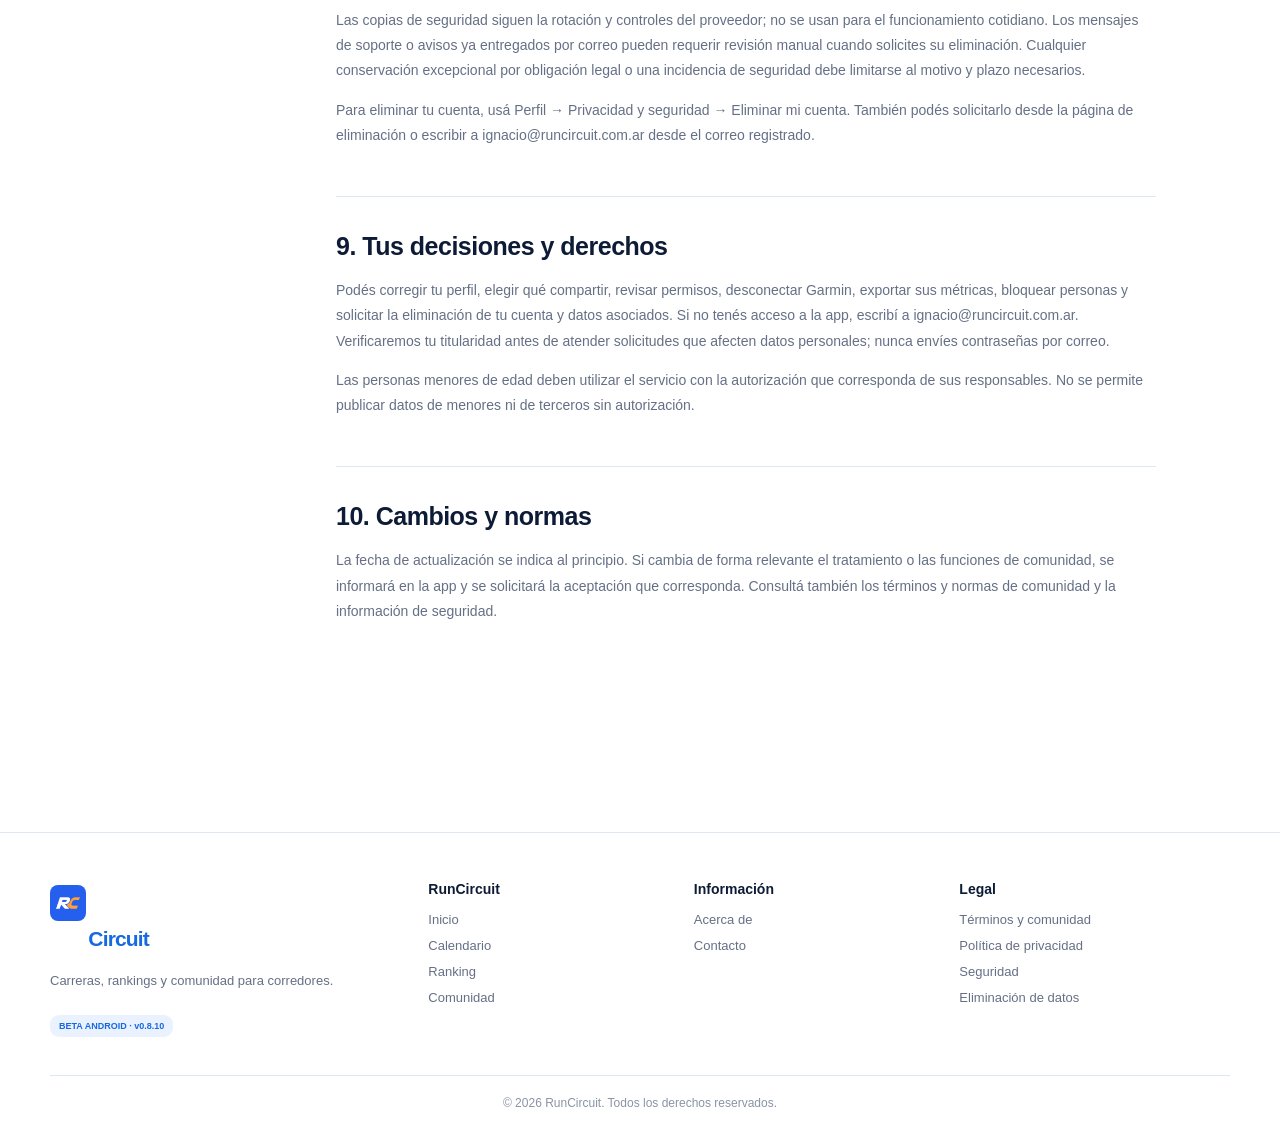
<file: privacidad.html>
<!DOCTYPE html>
<html lang="es">
<head>
  <meta charset="UTF-8">

  <meta
    name="viewport"
    content="width=device-width, initial-scale=1.0"
  >

  <meta
    name="description"
    content="Política de Privacidad de RunCircuit."
  >

  <title>Política de Privacidad | RunCircuit</title>
  <link rel="icon" type="image/png" href="assets/runcircuit-rc-favicon.png">

  <link
    rel="stylesheet"
    href="styles.css?v=088"
  >
</head>

<body>

  <!-- =========================
       HEADER
  ========================== -->

  <header class="header">

    <div class="nav-container">

      <a
        class="logo logo-image-link"
        href="index.html"
        aria-label="RunCircuit - Inicio"
      >
        <img src="assets/runcircuit-rc-icon.png" alt="" width="36" height="36" class="rc-brand-icon">
        <span class="rc-wordmark">Run<span>Circuit</span></span>
      </a>

      <nav class="nav">
        <a href="index.html#inicio">Inicio</a>
        <a href="index.html#calendario">Calendario</a>
        <a href="index.html#ranking">Ranking</a>
        <a href="index.html#comunidad">Comunidad</a>
        <a href="index.html#acerca">Acerca de</a>
        <a href="index.html#contacto">Contacto</a>
      </nav>

      <a
        class="button button-small"
        href="index.html#descargar"
      >
        Descargar Beta
      </a>

    </div>

  </header>


  <!-- =========================
       PRIVACIDAD
  ========================== -->

  <main class="legal-page"><section class="legal-hero"><span class="section-label">RUNCIRCUIT · PRIVACIDAD Y COMUNIDAD</span><h1>Política de privacidad</h1><p>Tus datos deportivos, tus permisos y tus decisiones en RunCircuit.</p><span class="legal-update">Última actualización: 25 de noviembre de 2026</span></section><div class="legal-layout"><aside class="legal-index"><strong>Contenido</strong><a href="#responsable">1. Responsable y contacto</a><a href="#datos">2. Datos que tratamos</a><a href="#garmin">3. Garmin y recorridos</a><a href="#uso">4. Uso y visibilidad</a><a href="#fotos">5. Fotos para compartir y aplicaciones externas</a><a href="#proveedores">6. Proveedores y seguridad</a><a href="#denuncias">7. Bloqueos y denuncias</a><a href="#conservacion">8. Conservación y eliminación</a><a href="#derechos">9. Tus decisiones y derechos</a><a href="#cambios">10. Cambios y normas</a></aside><article class="legal-content"><section class="legal-section" id="responsable"><h2>1. Responsable y contacto</h2><p>El responsable de RunCircuit es <strong>Ignacio Miguel Chianalino</strong>. Contacto para privacidad, seguridad y solicitudes sobre tus datos: <a href="mailto:ignacio@runcircuit.com.ar">ignacio@runcircuit.com.ar</a>.</p><p>RunCircuit permite registrar y sincronizar actividades deportivas, organizar entrenamientos, participar en carreras y compartir con otras personas. Esta política describe el tratamiento según las funciones que elijas utilizar.</p></section><section class="legal-section" id="datos"><h2>2. Datos que tratamos</h2><ul><li><strong>Cuenta y perfil:</strong> correo, identificador de cuenta, nombre o apodo, localidad, categoría y los datos opcionales que completes, como foto, descripción, datos físicos, marcas y objetivos deportivos.</li><li><strong>Actividad deportiva:</strong> deporte, fecha, distancia, duración, ritmo o velocidad, frecuencia cardíaca, cadencia, desnivel, calorías, vueltas y datos del dispositivo, cuando estén disponibles.</li><li><strong>Comunidad y entrenamiento:</strong> publicaciones, comentarios, reacciones, conexiones, mensajes, planes y seguimiento autorizado con entrenadores.</li><li><strong>Datos técnicos:</strong> versión y plataforma de la app, tokens de notificación, eventos necesarios para seguridad y diagnóstico de fallos. No solicitamos tu contraseña de Garmin.</li><li><strong>Seguridad de la comunidad:</strong> bloqueos, aceptación de las normas y denuncias, con el motivo y una copia limitada del contenido denunciado.</li></ul></section><section class="legal-section" id="garmin"><h2>3. Garmin y recorridos</h2><p>La conexión a Garmin es voluntaria y se autoriza en Garmin Connect. Tratamos las credenciales técnicas e identificadores necesarios para recibir las actividades autorizadas. Podés desconectar Garmin, exportar tus métricas o eliminar los datos importados desde el perfil.</p><p>Los archivos de actividad pueden contener posiciones GPS. Se procesan para generar vueltas, parciales y una silueta del recorrido. Además, conservamos coordenadas geográficas simplificadas, sin tiempos ni datos de sensores asociados a cada punto, para mostrar el recorrido sobre un mapa. Tanto la silueta como el mapa respetan la visibilidad de la actividad y los bloqueos. El mapa puede revelar lugares visitados y las zonas de inicio y llegada; revisá esa visibilidad antes de compartir una actividad.</p><p>Los archivos y datos técnicos transitorios de Garmin tienen los controles de acceso y vencimientos del proceso de sincronización, de hasta siete días. Las credenciales necesarias para terminar una revocación pueden conservarse cifradas durante ese proceso. Revocar el acceso evita nuevas importaciones; eliminar los datos importados también borra lo ya conservado en RunCircuit.</p><p>No vendemos datos Garmin ni los utilizamos para entrenar, evaluar o mejorar modelos de inteligencia artificial. La eliminación de RunCircuit no borra las actividades originales en Garmin Connect.</p></section><section class="legal-section" id="uso"><h2>4. Uso y visibilidad</h2><p>Utilizamos los datos para prestar las funciones que solicitás: guardar entrenamientos, sincronizar Garmin, calcular resúmenes, entregar mensajes y notificaciones, mantener la comunidad y resolver incidencias. El responsable puede recibir avisos internos sobre altas, actualizaciones, carreras, feedback y sincronizaciones para brindar soporte.</p><p>Elegís entre Solo yo, Mis conexiones o Comunidad para tus actividades. Las nuevas importaciones utilizan tu configuración de visibilidad; revisala en Perfil y en el detalle de cada actividad. La información compartida incluye sus métricas y el recorrido disponible. Tus conexiones son personas con una solicitud aceptada.</p><p>Los datos de perfil que se muestran en descubrimiento se limitan a los campos de presentación pública, como apodo, foto, localidad y categoría. La fecha de nacimiento completa y los campos privados no se incluyen en ese directorio. Las fotos de perfil se publican para identificarte: podés usar una imagen no personal o no cargar foto.</p><p>El seguimiento del entrenador usa los permisos y vínculos configurados en la app. Podés revisar y revocar esos permisos. Bloquear en comunidad impide el contacto por mensajes y nuevas solicitudes, pero no borra el historial de planificación ni sustituye la gestión de tu vínculo deportivo.</p></section><section class="legal-section" id="fotos"><h2>5. Fotos para compartir y aplicaciones externas</h2><p>La foto elegida como fondo de una imagen para compartir se procesa localmente para componer la tarjeta. No se sube a RunCircuit por esa función. La imagen puede contener los datos que selecciones, el recorrido y el logo.</p><p>Cuando compartís o descargás la imagen, puede quedar en tu dispositivo o en aplicaciones como WhatsApp o Instagram según tu elección. Esas aplicaciones aplican sus propias políticas. RunCircuit no puede retirar copias guardadas o compartidas por otras personas.</p></section><section class="legal-section" id="proveedores"><h2>6. Proveedores y seguridad</h2><p>No vendemos tus datos personales. Utilizamos proveedores técnicos para prestar el servicio: Supabase para autenticación, base de datos y archivos; Cloudflare para recepción y procesamiento de eventos de sincronización; Expo y los servicios del dispositivo para distribución y notificaciones; Sentry para diagnóstico de fallos; Resend para avisos internos de soporte; y GitHub Pages/Vercel para los sitios y la app web. Garmin interviene cuando autorizás la conexión. Al visualizar un mapa, utilizamos OpenFreeMap con datos de OpenStreetMap y OpenMapTiles: el servicio recibe solicitudes de mapas del área visualizada y datos técnicos como la dirección IP. No le enviamos tu nombre, credenciales ni métricas deportivas. También podés elegir la vista de silueta desde el detalle de la actividad. Consultá la <a href="https://openfreemap.org/privacy/" target="_blank" rel="noopener noreferrer">política de OpenFreeMap</a>.</p><p>Estos proveedores pueden operar infraestructura fuera de tu país. El acceso se restringe por cuenta, permisos y funciones administrativas. Se utiliza transporte HTTPS; las credenciales de integración se mantienen fuera del cliente y los archivos técnicos de Garmin se protegen mediante cifrado y acceso restringido. Las fotos que elegís publicar y los datos que hacés públicos son accesibles de acuerdo con esa elección.</p></section><section class="legal-section" id="denuncias"><h2>7. Bloqueos y denuncias</h2><p>Podés denunciar usuarios, publicaciones, comentarios, eventos y mensajes recibidos desde el menú de seguridad. La administración recibe el motivo, el texto que aportes y una copia limitada del contenido para revisarlo. La denuncia no se comunica al usuario denunciado; su acceso se restringe al denunciante y a la administración.</p><p>Los bloqueos impiden que ambas personas se encuentren en la comunidad, vean su contenido o intercambien mensajes y solicitudes. La conexión existente se elimina. Al desbloquear, la conexión no se restaura automáticamente. Los avisos pendientes se comprueban antes de enviarse; un aviso ya entregado no puede retirarse del dispositivo.</p></section><section class="legal-section" id="conservacion"><h2>8. Conservación y eliminación</h2><p>Los datos operativos se conservan mientras mantenés tu cuenta y los necesitás para las funciones de RunCircuit, hasta que los eliminás o solicitás la eliminación de la cuenta.</p><ul><li>Denuncias: hasta 90 días desde su creación para revisión y prevención de abuso. Al eliminar la cuenta del autor o denunciante se retira el texto personal de la evidencia y se desvinculan sus referencias.</li><li>Recibos técnicos del proceso de eliminación: hasta 30 días después de completarlo, sin nombre, correo, contraseña ni contenido deportivo.</li><li>Archivos técnicos, revocaciones y controles de no reimportación de Garmin: hasta siete días según el proceso de limpieza.</li></ul><p>Las copias de seguridad siguen la rotación y controles del proveedor; no se usan para el funcionamiento cotidiano. Los mensajes de soporte o avisos ya entregados por correo pueden requerir revisión manual cuando solicites su eliminación. Cualquier conservación excepcional por obligación legal o una incidencia de seguridad debe limitarse al motivo y plazo necesarios.</p><p>Para eliminar tu cuenta, usá Perfil → Privacidad y seguridad → Eliminar mi cuenta. También podés solicitarlo desde la <a href="eliminar-datos.html">página de eliminación</a> o escribir a <a href="mailto:ignacio@runcircuit.com.ar">ignacio@runcircuit.com.ar</a> desde el correo registrado.</p></section><section class="legal-section" id="derechos"><h2>9. Tus decisiones y derechos</h2><p>Podés corregir tu perfil, elegir qué compartir, revisar permisos, desconectar Garmin, exportar sus métricas, bloquear personas y solicitar la eliminación de tu cuenta y datos asociados. Si no tenés acceso a la app, escribí a <a href="mailto:ignacio@runcircuit.com.ar">ignacio@runcircuit.com.ar</a>. Verificaremos tu titularidad antes de atender solicitudes que afecten datos personales; nunca envíes contraseñas por correo.</p><p>Las personas menores de edad deben utilizar el servicio con la autorización que corresponda de sus responsables. No se permite publicar datos de menores ni de terceros sin autorización.</p></section><section class="legal-section" id="cambios"><h2>10. Cambios y normas</h2><p>La fecha de actualización se indica al principio. Si cambia de forma relevante el tratamiento o las funciones de comunidad, se informará en la app y se solicitará la aceptación que corresponda. Consultá también los <a href="terminos.html">términos y normas de comunidad</a> y la <a href="seguridad.html">información de seguridad</a>.</p></section></article></div></main>


  <!-- =========================
       FOOTER
  ========================== -->

  <footer class="footer">

    <div class="footer-grid">

      <div>

        <a
          class="logo logo-image-link footer-logo"
          href="index.html"
        >
          <img src="assets/runcircuit-rc-icon.png" alt="" width="36" height="36" class="rc-brand-icon">
        <span class="rc-wordmark">Run<span>Circuit</span></span>
        </a>

        <p>
          Carreras, rankings y comunidad para corredores.
        </p>

        <span class="footer-beta">
          BETA ANDROID · v0.8.10
        </span>

      </div>


      <div>

        <h4>RunCircuit</h4>

        <a href="index.html#inicio">
          Inicio
        </a>

        <a href="index.html#calendario">
          Calendario
        </a>

        <a href="index.html#ranking">
          Ranking
        </a>

        <a href="index.html#comunidad">
          Comunidad
        </a>

      </div>


      <div>

        <h4>Información</h4>

        <a href="index.html#acerca">
          Acerca de
        </a>

        <a href="index.html#contacto">
          Contacto
        </a>

      </div>


      <div>

        <h4>Legal</h4>

        <a href="terminos.html">Términos y comunidad</a>
        <a href="privacidad.html">
          Política de privacidad
        </a>

        <a href="seguridad.html">
        Seguridad
        </a>

        <a href="eliminar-datos.html">
        Eliminación de datos
        </a>

      </div>

    </div>


    <div class="footer-bottom">
      © 2026 RunCircuit. Todos los derechos reservados.
    </div>

  </footer>

</body>
</html>
</file>
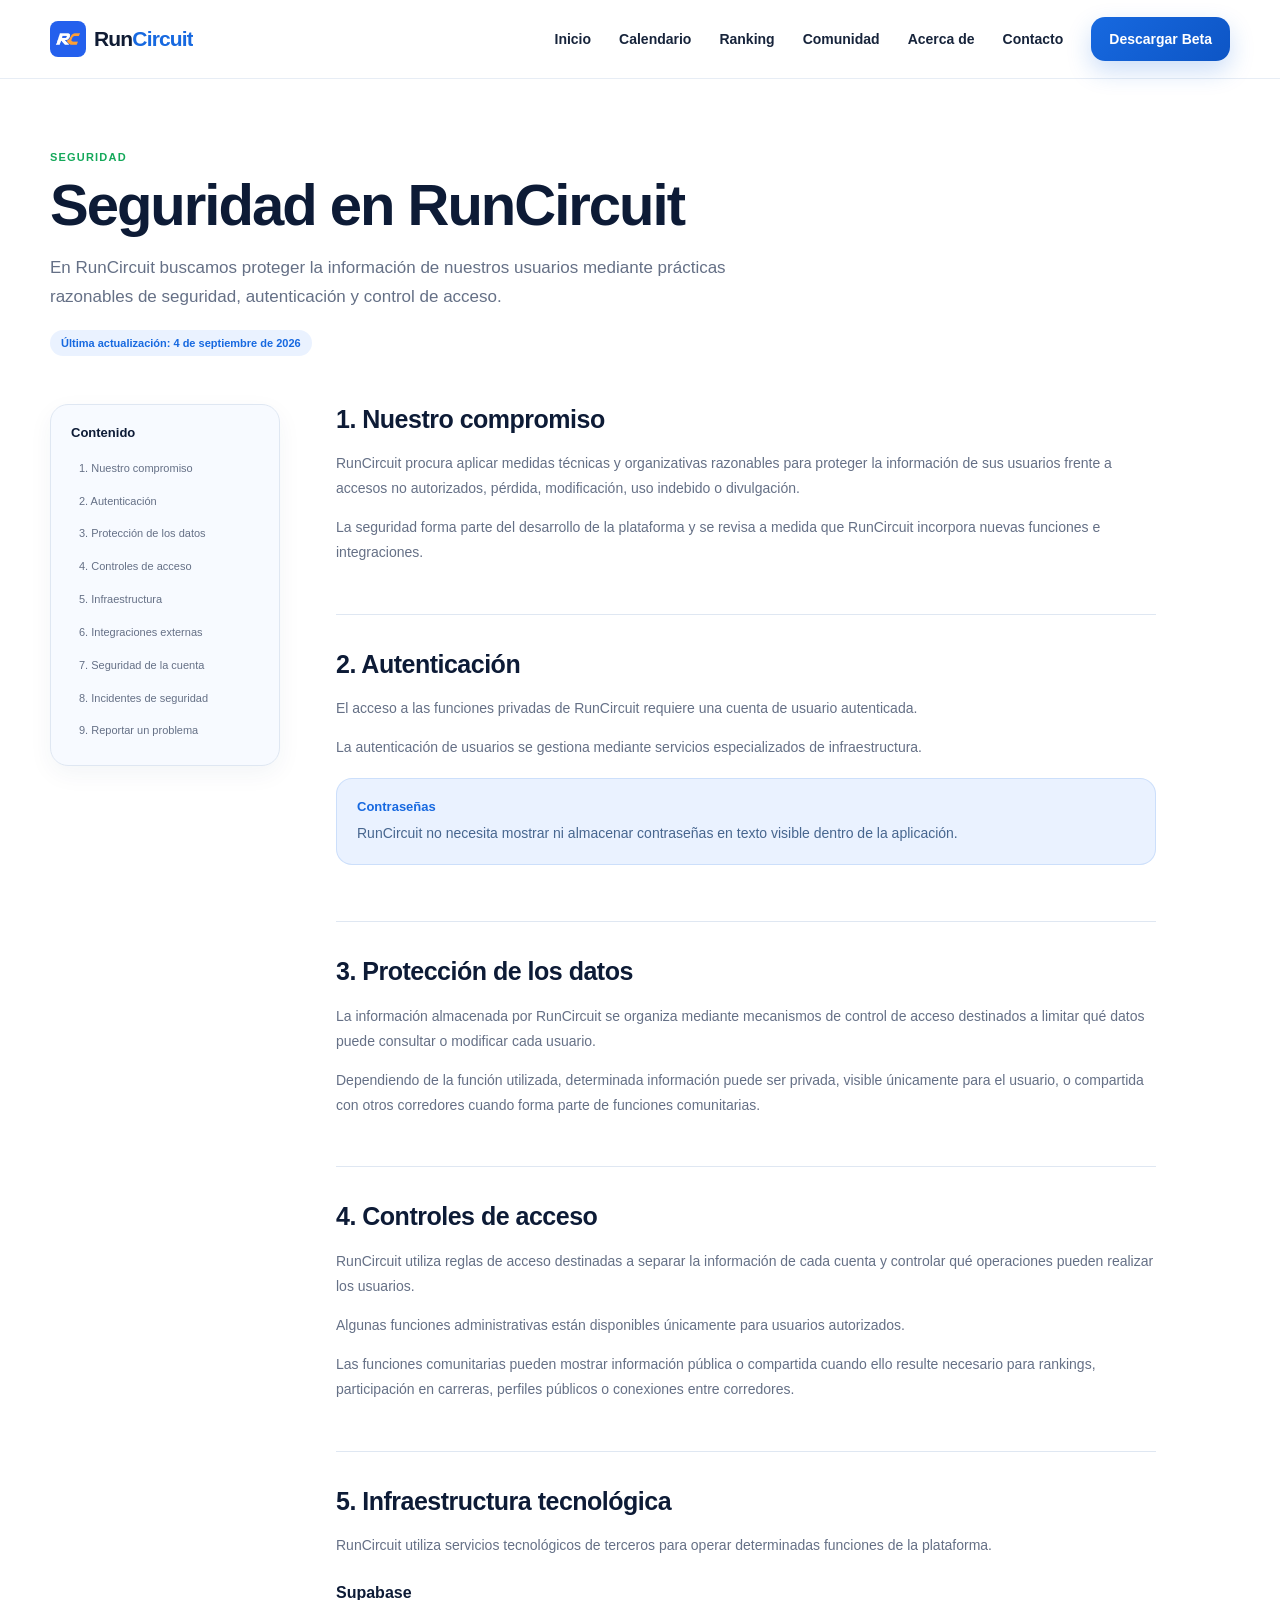
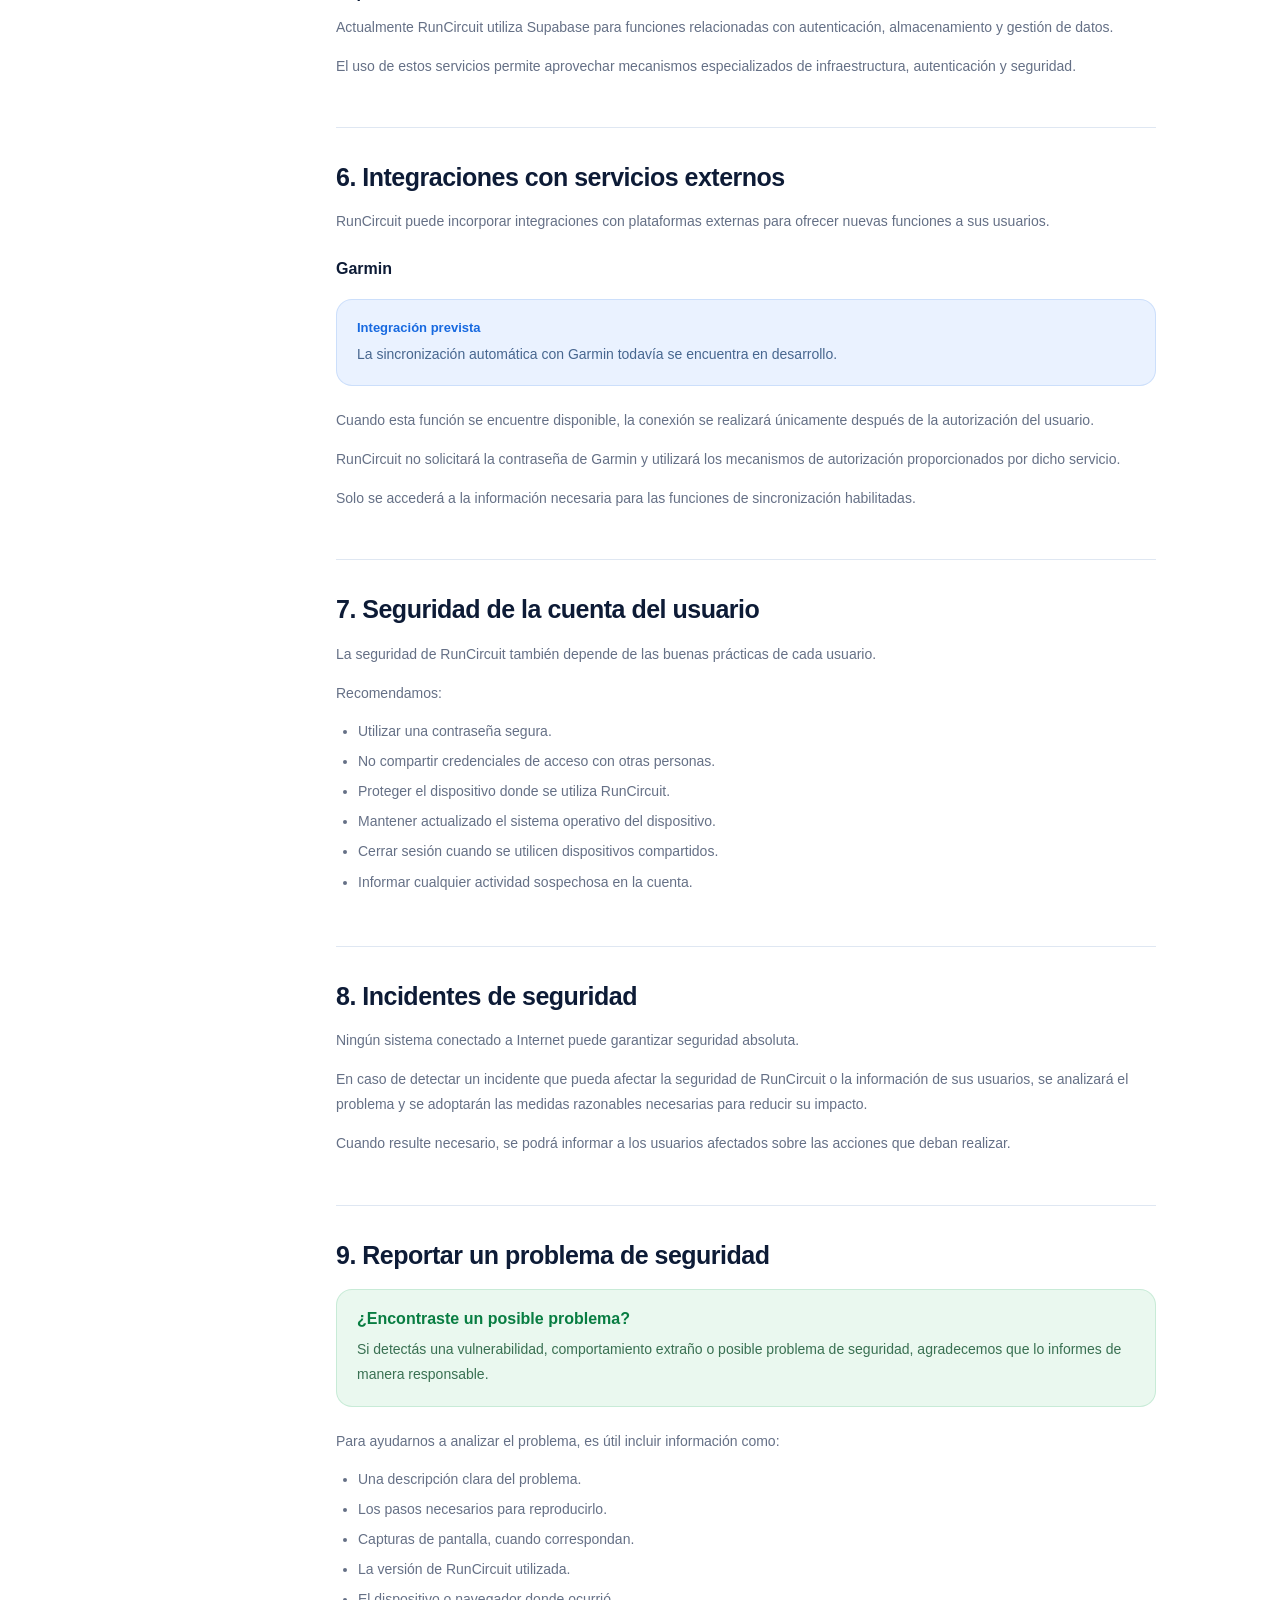
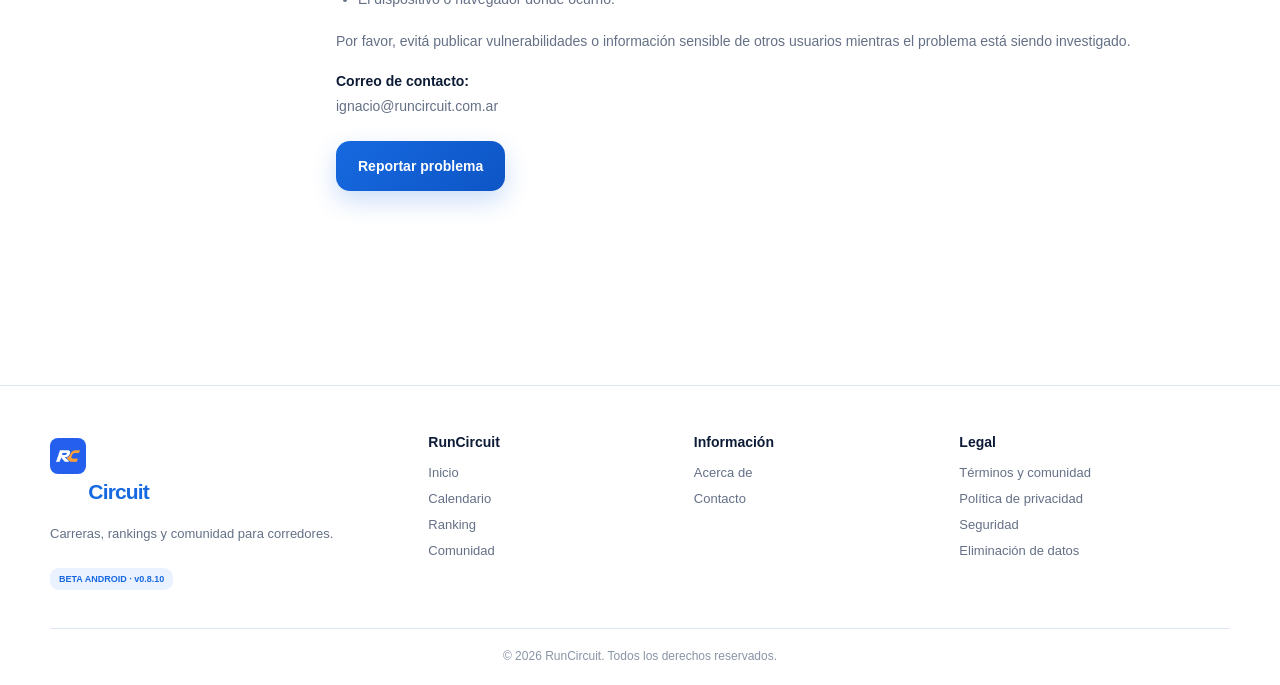
<file: seguridad.html>
<!DOCTYPE html>
<html lang="es">
<head>
  <meta charset="UTF-8">

  <meta
    name="viewport"
    content="width=device-width, initial-scale=1.0"
  >

  <meta
    name="description"
    content="Información sobre seguridad y protección de datos en RunCircuit."
  >

  <title>Seguridad | RunCircuit</title>
  <link rel="icon" type="image/png" href="assets/runcircuit-rc-favicon.png">

  <link
    rel="stylesheet"
    href="styles.css?v=088"
  >
</head>

<body>

  <!-- =========================
       HEADER
  ========================== -->

  <header class="header">

    <div class="nav-container">

      <a
        class="logo logo-image-link"
        href="index.html"
        aria-label="RunCircuit - Inicio"
      >
        <img src="assets/runcircuit-rc-icon.png" alt="" width="36" height="36" class="rc-brand-icon">
        <span class="rc-wordmark">Run<span>Circuit</span></span>
      </a>

      <nav class="nav">
        <a href="index.html#inicio">Inicio</a>
        <a href="index.html#calendario">Calendario</a>
        <a href="index.html#ranking">Ranking</a>
        <a href="index.html#comunidad">Comunidad</a>
        <a href="index.html#acerca">Acerca de</a>
        <a href="index.html#contacto">Contacto</a>
      </nav>

      <a
        class="button button-small"
        href="index.html#descargar"
      >
        Descargar Beta
      </a>

    </div>

  </header>


  <!-- =========================
       SEGURIDAD
  ========================== -->

  <main class="legal-page">

    <section class="legal-hero">

      <span class="section-label">
        SEGURIDAD
      </span>

      <h1>
        Seguridad en RunCircuit
      </h1>

      <p>
        En RunCircuit buscamos proteger la información de nuestros
        usuarios mediante prácticas razonables de seguridad,
        autenticación y control de acceso.
      </p>

      <span class="legal-update">
        Última actualización: 4 de septiembre de 2026
      </span>

    </section>


    <div class="legal-layout">

      <!-- Índice -->

      <aside class="legal-index">

        <strong>Contenido</strong>

        <a href="#compromiso">
          1. Nuestro compromiso
        </a>

        <a href="#autenticacion">
          2. Autenticación
        </a>

        <a href="#datos">
          3. Protección de los datos
        </a>

        <a href="#accesos">
          4. Controles de acceso
        </a>

        <a href="#infraestructura">
          5. Infraestructura
        </a>

        <a href="#integraciones">
          6. Integraciones externas
        </a>

        <a href="#usuario">
          7. Seguridad de la cuenta
        </a>

        <a href="#incidentes">
          8. Incidentes de seguridad
        </a>

        <a href="#reporte">
          9. Reportar un problema
        </a>

      </aside>


      <!-- Contenido -->

      <article class="legal-content">

        <section
          class="legal-section"
          id="compromiso"
        >

          <h2>
            1. Nuestro compromiso
          </h2>

          <p>
            RunCircuit procura aplicar medidas técnicas y
            organizativas razonables para proteger la información
            de sus usuarios frente a accesos no autorizados,
            pérdida, modificación, uso indebido o divulgación.
          </p>

          <p>
            La seguridad forma parte del desarrollo de la plataforma
            y se revisa a medida que RunCircuit incorpora nuevas
            funciones e integraciones.
          </p>

        </section>


        <section
          class="legal-section"
          id="autenticacion"
        >

          <h2>
            2. Autenticación
          </h2>

          <p>
            El acceso a las funciones privadas de RunCircuit requiere
            una cuenta de usuario autenticada.
          </p>

          <p>
            La autenticación de usuarios se gestiona mediante
            servicios especializados de infraestructura.
          </p>

          <div class="legal-notice">

            <strong>
              Contraseñas
            </strong>

            <p>
              RunCircuit no necesita mostrar ni almacenar contraseñas
              en texto visible dentro de la aplicación.
            </p>

          </div>

        </section>


        <section
          class="legal-section"
          id="datos"
        >

          <h2>
            3. Protección de los datos
          </h2>

          <p>
            La información almacenada por RunCircuit se organiza
            mediante mecanismos de control de acceso destinados a
            limitar qué datos puede consultar o modificar cada usuario.
          </p>

          <p>
            Dependiendo de la función utilizada, determinada
            información puede ser privada, visible únicamente para
            el usuario, o compartida con otros corredores cuando
            forma parte de funciones comunitarias.
          </p>

        </section>


        <section
          class="legal-section"
          id="accesos"
        >

          <h2>
            4. Controles de acceso
          </h2>

          <p>
            RunCircuit utiliza reglas de acceso destinadas a separar
            la información de cada cuenta y controlar qué operaciones
            pueden realizar los usuarios.
          </p>

          <p>
            Algunas funciones administrativas están disponibles
            únicamente para usuarios autorizados.
          </p>

          <p>
            Las funciones comunitarias pueden mostrar información
            pública o compartida cuando ello resulte necesario para
            rankings, participación en carreras, perfiles públicos
            o conexiones entre corredores.
          </p>

        </section>


        <section
          class="legal-section"
          id="infraestructura"
        >

          <h2>
            5. Infraestructura tecnológica
          </h2>

          <p>
            RunCircuit utiliza servicios tecnológicos de terceros
            para operar determinadas funciones de la plataforma.
          </p>

          <h3>
            Supabase
          </h3>

          <p>
            Actualmente RunCircuit utiliza Supabase para funciones
            relacionadas con autenticación, almacenamiento y gestión
            de datos.
          </p>

          <p>
            El uso de estos servicios permite aprovechar mecanismos
            especializados de infraestructura, autenticación y
            seguridad.
          </p>

        </section>


        <section
          class="legal-section"
          id="integraciones"
        >

          <h2>
            6. Integraciones con servicios externos
          </h2>

          <p>
            RunCircuit puede incorporar integraciones con plataformas
            externas para ofrecer nuevas funciones a sus usuarios.
          </p>

          <h3>
            Garmin
          </h3>

          <div class="legal-notice">

            <strong>
              Integración prevista
            </strong>

            <p>
              La sincronización automática con Garmin todavía se
              encuentra en desarrollo.
            </p>

          </div>

          <p>
            Cuando esta función se encuentre disponible, la conexión
            se realizará únicamente después de la autorización del
            usuario.
          </p>

          <p>
            RunCircuit no solicitará la contraseña de Garmin y
            utilizará los mecanismos de autorización proporcionados
            por dicho servicio.
          </p>

          <p>
            Solo se accederá a la información necesaria para las
            funciones de sincronización habilitadas.
          </p>

        </section>


        <section
          class="legal-section"
          id="usuario"
        >

          <h2>
            7. Seguridad de la cuenta del usuario
          </h2>

          <p>
            La seguridad de RunCircuit también depende de las buenas
            prácticas de cada usuario.
          </p>

          <p>
            Recomendamos:
          </p>

          <ul>
            <li>
              Utilizar una contraseña segura.
            </li>

            <li>
              No compartir credenciales de acceso con otras personas.
            </li>

            <li>
              Proteger el dispositivo donde se utiliza RunCircuit.
            </li>

            <li>
              Mantener actualizado el sistema operativo del dispositivo.
            </li>

            <li>
              Cerrar sesión cuando se utilicen dispositivos compartidos.
            </li>

            <li>
              Informar cualquier actividad sospechosa en la cuenta.
            </li>
          </ul>

        </section>


        <section
          class="legal-section"
          id="incidentes"
        >

          <h2>
            8. Incidentes de seguridad
          </h2>

          <p>
            Ningún sistema conectado a Internet puede garantizar
            seguridad absoluta.
          </p>

          <p>
            En caso de detectar un incidente que pueda afectar la
            seguridad de RunCircuit o la información de sus usuarios,
            se analizará el problema y se adoptarán las medidas
            razonables necesarias para reducir su impacto.
          </p>

          <p>
            Cuando resulte necesario, se podrá informar a los usuarios
            afectados sobre las acciones que deban realizar.
          </p>

        </section>


        <section
          class="legal-section"
          id="reporte"
        >

          <h2>
            9. Reportar un problema de seguridad
          </h2>

          <div class="legal-highlight">

            <h3>
              ¿Encontraste un posible problema?
            </h3>

            <p>
              Si detectás una vulnerabilidad, comportamiento extraño
              o posible problema de seguridad, agradecemos que lo
              informes de manera responsable.
            </p>

          </div>

          <p>
            Para ayudarnos a analizar el problema, es útil incluir
            información como:
          </p>

          <ul>
            <li>
              Una descripción clara del problema.
            </li>

            <li>
              Los pasos necesarios para reproducirlo.
            </li>

            <li>
              Capturas de pantalla, cuando correspondan.
            </li>

            <li>
              La versión de RunCircuit utilizada.
            </li>

            <li>
              El dispositivo o navegador donde ocurrió.
            </li>
          </ul>

          <p>
            Por favor, evitá publicar vulnerabilidades o información
            sensible de otros usuarios mientras el problema está
            siendo investigado.
          </p>

          <p>
            <strong>Correo de contacto:</strong><br>

            <a href="mailto:ignacio@runcircuit.com.ar">
              ignacio@runcircuit.com.ar
            </a>
          </p>

          <a
            href="mailto:ignacio@runcircuit.com.ar?subject=Reporte%20de%20seguridad%20-%20RunCircuit"
            class="button legal-contact-button"
          >
            Reportar problema
          </a>

        </section>

      </article>

    </div>

  </main>


  <!-- =========================
       FOOTER
  ========================== -->

  <footer class="footer">

    <div class="footer-grid">

      <div>

        <a
          class="logo logo-image-link footer-logo"
          href="index.html"
        >
          <img src="assets/runcircuit-rc-icon.png" alt="" width="36" height="36" class="rc-brand-icon">
        <span class="rc-wordmark">Run<span>Circuit</span></span>
        </a>

        <p>
          Carreras, rankings y comunidad para corredores.
        </p>

        <span class="footer-beta">
          BETA ANDROID · v0.8.10
        </span>

      </div>


      <div>

        <h4>RunCircuit</h4>

        <a href="index.html#inicio">
          Inicio
        </a>

        <a href="index.html#calendario">
          Calendario
        </a>

        <a href="index.html#ranking">
          Ranking
        </a>

        <a href="index.html#comunidad">
          Comunidad
        </a>

      </div>


      <div>

        <h4>Información</h4>

        <a href="index.html#acerca">
          Acerca de
        </a>

        <a href="index.html#contacto">
          Contacto
        </a>

      </div>


      <div>

        <h4>Legal</h4>

        <a href="terminos.html">Términos y comunidad</a>
        <a href="privacidad.html">
          Política de privacidad
        </a>

        <a href="seguridad.html">
          Seguridad
        </a>

        <a href="eliminar-datos.html">
          Eliminación de datos
        </a>

      </div>

    </div>


    <div class="footer-bottom">
      © 2026 RunCircuit. Todos los derechos reservados.
    </div>

  </footer>

</body>
</html>
</file>
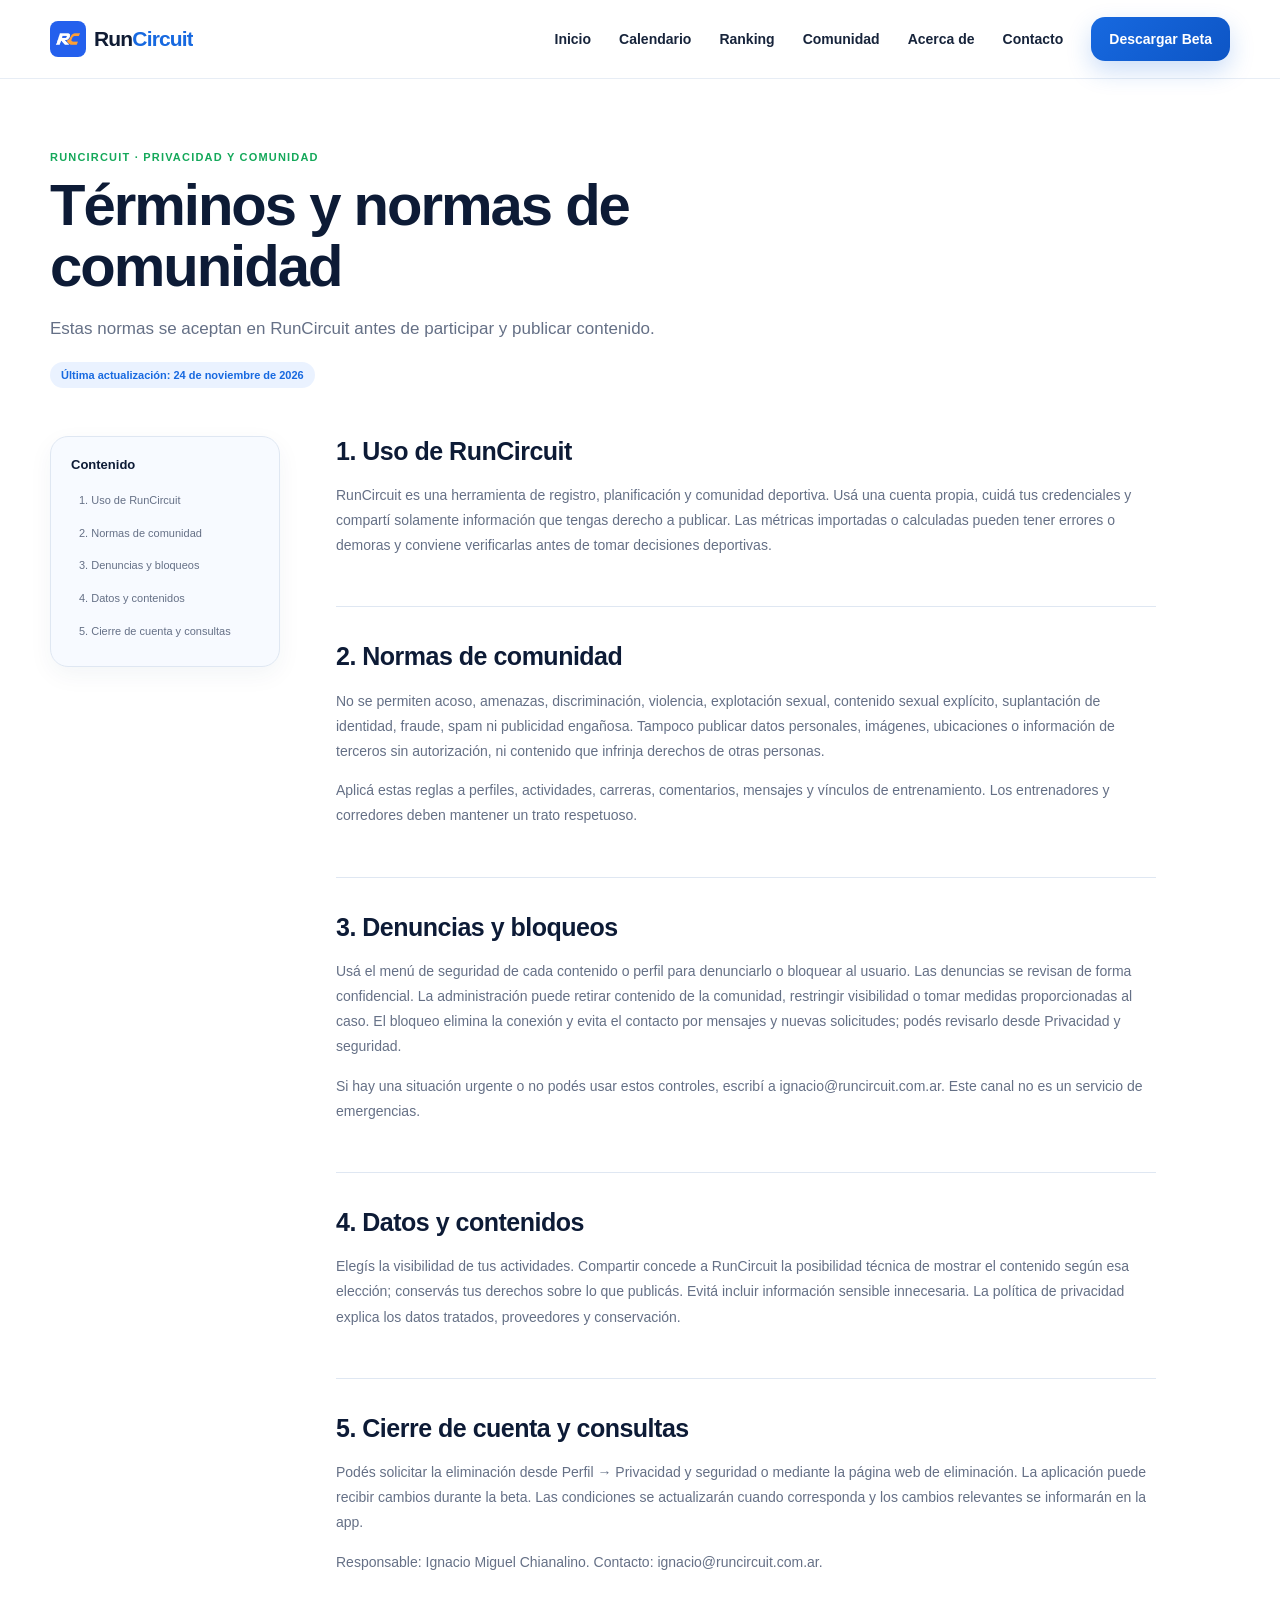
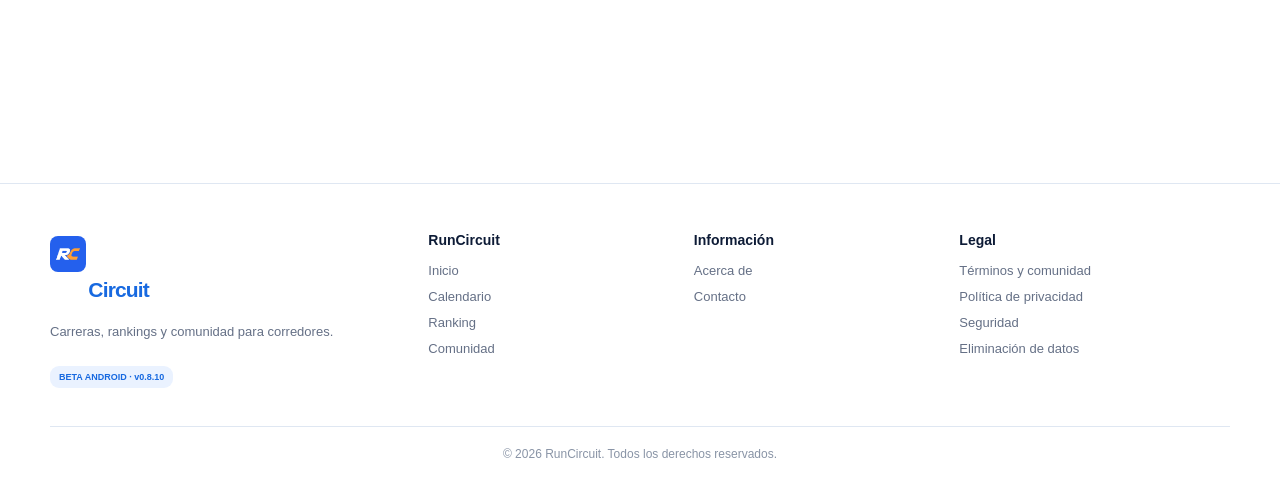
<file: terminos.html>
<!DOCTYPE html>
<html lang="es">
<head>
  <meta charset="UTF-8">

  <meta
    name="viewport"
    content="width=device-width, initial-scale=1.0"
  >

  <meta
    name="description"
    content="Términos de uso y normas de comunidad de RunCircuit."
  >

  <title>Términos y normas de comunidad | RunCircuit</title>
  <link rel="icon" type="image/png" href="assets/runcircuit-rc-favicon.png">

  <link
    rel="stylesheet"
    href="styles.css?v=088"
  >
</head>

<body>

  <!-- =========================
       HEADER
  ========================== -->

  <header class="header">

    <div class="nav-container">

      <a
        class="logo logo-image-link"
        href="index.html"
        aria-label="RunCircuit - Inicio"
      >
        <img src="assets/runcircuit-rc-icon.png" alt="" width="36" height="36" class="rc-brand-icon">
        <span class="rc-wordmark">Run<span>Circuit</span></span>
      </a>

      <nav class="nav">
        <a href="index.html#inicio">Inicio</a>
        <a href="index.html#calendario">Calendario</a>
        <a href="index.html#ranking">Ranking</a>
        <a href="index.html#comunidad">Comunidad</a>
        <a href="index.html#acerca">Acerca de</a>
        <a href="index.html#contacto">Contacto</a>
      </nav>

      <a
        class="button button-small"
        href="index.html#descargar"
      >
        Descargar Beta
      </a>

    </div>

  </header>


  <!-- =========================
       PRIVACIDAD
  ========================== -->

  <main class="legal-page"><section class="legal-hero"><span class="section-label">RUNCIRCUIT · PRIVACIDAD Y COMUNIDAD</span><h1>Términos y normas de comunidad</h1><p>Estas normas se aceptan en RunCircuit antes de participar y publicar contenido.</p><span class="legal-update">Última actualización: 24 de noviembre de 2026</span></section><div class="legal-layout"><aside class="legal-index"><strong>Contenido</strong><a href="#servicio">1. Uso de RunCircuit</a><a href="#normas">2. Normas de comunidad</a><a href="#control">3. Denuncias y bloqueos</a><a href="#privacidad">4. Datos y contenidos</a><a href="#baja">5. Cierre de cuenta y consultas</a></aside><article class="legal-content"><section class="legal-section" id="servicio"><h2>1. Uso de RunCircuit</h2><p>RunCircuit es una herramienta de registro, planificación y comunidad deportiva. Usá una cuenta propia, cuidá tus credenciales y compartí solamente información que tengas derecho a publicar. Las métricas importadas o calculadas pueden tener errores o demoras y conviene verificarlas antes de tomar decisiones deportivas.</p></section><section class="legal-section" id="normas"><h2>2. Normas de comunidad</h2><p>No se permiten acoso, amenazas, discriminación, violencia, explotación sexual, contenido sexual explícito, suplantación de identidad, fraude, spam ni publicidad engañosa. Tampoco publicar datos personales, imágenes, ubicaciones o información de terceros sin autorización, ni contenido que infrinja derechos de otras personas.</p><p>Aplicá estas reglas a perfiles, actividades, carreras, comentarios, mensajes y vínculos de entrenamiento. Los entrenadores y corredores deben mantener un trato respetuoso.</p></section><section class="legal-section" id="control"><h2>3. Denuncias y bloqueos</h2><p>Usá el menú de seguridad de cada contenido o perfil para denunciarlo o bloquear al usuario. Las denuncias se revisan de forma confidencial. La administración puede retirar contenido de la comunidad, restringir visibilidad o tomar medidas proporcionadas al caso. El bloqueo elimina la conexión y evita el contacto por mensajes y nuevas solicitudes; podés revisarlo desde Privacidad y seguridad.</p><p>Si hay una situación urgente o no podés usar estos controles, escribí a <a href="mailto:ignacio@runcircuit.com.ar">ignacio@runcircuit.com.ar</a>. Este canal no es un servicio de emergencias.</p></section><section class="legal-section" id="privacidad"><h2>4. Datos y contenidos</h2><p>Elegís la visibilidad de tus actividades. Compartir concede a RunCircuit la posibilidad técnica de mostrar el contenido según esa elección; conservás tus derechos sobre lo que publicás. Evitá incluir información sensible innecesaria. La <a href="privacidad.html">política de privacidad</a> explica los datos tratados, proveedores y conservación.</p></section><section class="legal-section" id="baja"><h2>5. Cierre de cuenta y consultas</h2><p>Podés solicitar la eliminación desde Perfil → Privacidad y seguridad o mediante la <a href="eliminar-datos.html">página web de eliminación</a>. La aplicación puede recibir cambios durante la beta. Las condiciones se actualizarán cuando corresponda y los cambios relevantes se informarán en la app.</p><p>Responsable: Ignacio Miguel Chianalino. Contacto: <a href="mailto:ignacio@runcircuit.com.ar">ignacio@runcircuit.com.ar</a>.</p></section></article></div></main>


  <!-- =========================
       FOOTER
  ========================== -->

  <footer class="footer">

    <div class="footer-grid">

      <div>

        <a
          class="logo logo-image-link footer-logo"
          href="index.html"
        >
          <img src="assets/runcircuit-rc-icon.png" alt="" width="36" height="36" class="rc-brand-icon">
        <span class="rc-wordmark">Run<span>Circuit</span></span>
        </a>

        <p>
          Carreras, rankings y comunidad para corredores.
        </p>

        <span class="footer-beta">
          BETA ANDROID · v0.8.10
        </span>

      </div>


      <div>

        <h4>RunCircuit</h4>

        <a href="index.html#inicio">
          Inicio
        </a>

        <a href="index.html#calendario">
          Calendario
        </a>

        <a href="index.html#ranking">
          Ranking
        </a>

        <a href="index.html#comunidad">
          Comunidad
        </a>

      </div>


      <div>

        <h4>Información</h4>

        <a href="index.html#acerca">
          Acerca de
        </a>

        <a href="index.html#contacto">
          Contacto
        </a>

      </div>


      <div>

        <h4>Legal</h4>

        <a href="terminos.html">Términos y comunidad</a>
        <a href="privacidad.html">
          Política de privacidad
        </a>

        <a href="seguridad.html">
        Seguridad
        </a>

        <a href="eliminar-datos.html">
        Eliminación de datos
        </a>

      </div>

    </div>


    <div class="footer-bottom">
      © 2026 RunCircuit. Todos los derechos reservados.
    </div>

  </footer>

</body>
</html>
</file>
<file: styles.css>
:root {
  --bg: #ffffff;
  --surface: #f7faff;
  --surface-green: #f4fbf7;

  --text: #0d1b36;
  --muted: #657086;

  --blue: #1769e0;
  --blue-dark: #0d55c5;
  --blue-soft: #eaf2ff;

  --green: #14a85a;
  --green-soft: #eaf8ef;

  --purple: #8b5cf6;
  --purple-soft: #f2edff;

  --orange: #f4a340;
  --orange-soft: #fff4e3;

  --border: #dfe7f2;

  --shadow:
    0 16px 40px
    rgba(20, 51, 96, 0.10);

  --radius: 24px;
}


/* =========================
   BASE
========================= */

* {
  box-sizing: border-box;
}

html {
  scroll-behavior: smooth;
}

body {
  margin: 0;

  font-family:
    Inter,
    "Segoe UI",
    Arial,
    sans-serif;

  background: var(--bg);
  color: var(--text);
}

a {
  color: inherit;
  text-decoration: none;
}

button,
a {
  -webkit-tap-highlight-color: transparent;
}


/* =========================
   HEADER
========================= */

.header {
  position: sticky;
  top: 0;
  z-index: 30;

  background:
    rgba(
      255,
      255,
      255,
      0.92
    );

  backdrop-filter: blur(14px);

  border-bottom:
    1px solid
    rgba(
      223,
      231,
      242,
      0.75
    );
}

.nav-container {
  width:
    min(
      1180px,
      calc(100% - 36px)
    );

  margin: 0 auto;

  min-height: 78px;

  display: flex;
  align-items: center;

  gap: 28px;
}


/* =========================
   LOGO
========================= */

.logo {
  display: inline-flex;
  align-items: center;

  gap: 10px;

  font-size: 28px;
  font-weight: 900;

  letter-spacing: -0.8px;

  white-space: nowrap;
}


/* Logo real de RunCircuit */

.logo-image-link {
  display: inline-flex;
  align-items: center;

  flex-shrink: 0;

  width: auto;
  height: auto;

  overflow: hidden;
}

.logo-image-link .brand-logo {
  display: block;

  width: 190px !important;
  height: auto !important;

  max-width: 190px !important;
  max-height: 66px !important;

  object-fit: contain;
}


/* Footer */

.footer-logo {
  display: inline-flex;
  margin-bottom: 14px;
}

.footer-logo .footer-brand-logo {
  display: block;

  width: 185px !important;
  height: auto !important;

  max-width: 185px !important;
  max-height: 68px !important;

  object-fit: contain;
}


/* Logo anterior, por compatibilidad */

.logo
> span:last-child
> span {
  color: var(--blue);
}

.logo-icon {
  width: 44px;
  height: 44px;

  border-radius: 14px;

  display: grid;
  place-items: center;

  background:
    linear-gradient(
      135deg,
      var(--green),
      var(--blue)
    );

  color: white;

  font-size: 23px;

  box-shadow:
    0 10px 24px
    rgba(
      23,
      105,
      224,
      0.20
    );
}


/* =========================
   NAV
========================= */

.nav {
  margin-left: auto;

  display: flex;
  align-items: center;

  gap: 28px;
}

.nav a {
  position: relative;

  font-size: 14px;
  font-weight: 700;

  color: #17243b;
}

.nav a::after {
  content: "";

  position: absolute;

  left: 0;
  right: 0;
  bottom: -10px;

  height: 2px;

  border-radius: 99px;

  background: var(--blue);

  transform: scaleX(0);

  transform-origin: center;

  transition:
    transform
    0.2s ease;
}

.nav a:hover::after {
  transform: scaleX(1);
}


/* =========================
   BUTTONS
========================= */

.button {
  display: inline-flex;

  align-items: center;
  justify-content: center;

  min-height: 50px;

  padding: 0 22px;

  border-radius: 14px;

  background:
    linear-gradient(
      135deg,
      var(--blue),
      var(--blue-dark)
    );

  color: white;

  font-size: 14px;
  font-weight: 800;

  box-shadow:
    0 10px 24px
    rgba(
      23,
      105,
      224,
      0.22
    );

  transition:
    transform 0.2s ease,
    box-shadow 0.2s ease;
}

.button:hover {
  transform: translateY(-2px);

  box-shadow:
    0 14px 28px
    rgba(
      23,
      105,
      224,
      0.28
    );
}

.button-small {
  min-height: 44px;

  padding: 0 18px;

  white-space: nowrap;
}

.button-secondary {
  background: white;

  color: var(--text);

  border:
    1px solid #b8c8df;

  box-shadow: none;
}

.button-secondary:hover {
  box-shadow:
    0 10px 22px
    rgba(
      25,
      54,
      94,
      0.10
    );
}


/* =========================
   HERO
========================= */

.hero {
  position: relative;

  overflow: hidden;

  background:
    radial-gradient(
      circle at 75% 20%,
      rgba(
        72,
        164,
        255,
        0.22
      ),
      transparent 34%
    ),
    radial-gradient(
      circle at 85% 78%,
      rgba(
        33,
        185,
        107,
        0.14
      ),
      transparent 28%
    ),
    linear-gradient(
      180deg,
      #ffffff 0%,
      #f8fbff 100%
    );
}

.hero::after {
  content: "";

  position: absolute;

  right: -90px;
  bottom: -90px;

  width: 420px;
  height: 420px;

  border-radius: 50%;

  background:
    rgba(
      25,
      111,
      225,
      0.05
    );
}

.hero-content {
  width:
    min(
      1180px,
      calc(100% - 36px)
    );

  margin: 0 auto;

  min-height: 620px;

  display: grid;

  grid-template-columns:
    0.95fr 1.05fr;

  align-items: center;

  gap: 42px;

  padding:
    62px 0 70px;

  position: relative;

  z-index: 2;
}

.beta-pill {
  width: fit-content;

  display: flex;

  align-items: center;

  gap: 7px;

  padding:
    8px 12px;

  margin-bottom: 18px;

  border-radius: 999px;

  background: var(--green-soft);

  color: var(--green);

  font-size: 11px;
  font-weight: 900;

  letter-spacing: 0.4px;

  border:
    1px solid
    rgba(
      20,
      168,
      90,
      0.15
    );
}

.beta-pill span {
  font-size: 9px;
}

.hero-text h1 {
  margin: 0;

  max-width: 600px;

  font-size:
    clamp(
      48px,
      5.2vw,
      73px
    );

  line-height: 1.03;

  letter-spacing: -3px;
}

.hero-text h1 span {
  color: var(--green);

  font-style: italic;
  font-weight: 800;
}

.hero-text p {
  max-width: 550px;

  margin:
    26px 0 0;

  font-size: 18px;

  line-height: 1.7;

  color: var(--muted);
}

.hero-actions {
  display: flex;

  flex-wrap: wrap;

  gap: 12px;

  margin-top: 28px;
}


/* =========================
   STORE / BETA BADGES
========================= */

.store-row {
  display: flex;

  flex-wrap: wrap;

  gap: 12px;

  margin-top: 24px;
}

.store-badge {
  min-width: 150px;

  border-radius: 12px;

  background: #05070b;

  color: white;

  padding:
    10px 16px;

  display: flex;

  flex-direction: column;

  gap: 2px;
}

.store-badge small {
  font-size: 8px;

  letter-spacing: 0.4px;

  opacity: 0.78;
}

.store-badge strong {
  font-size: 17px;

  font-weight: 700;
}

.beta-store {
  background:
    linear-gradient(
      135deg,
      #10213e,
      #0c315e
    );

  border:
    1px solid
    rgba(
      74,
      146,
      255,
      0.35
    );
}


/* =========================
   HERO VISUAL
========================= */

.hero-visual {
  position: relative;

  min-height: 540px;
}

.circle-decoration {
  position: absolute;

  border-radius: 50%;

  border: 2px solid;

  opacity: 0.55;
}

.circle-one {
  width: 42px;
  height: 42px;

  right: 26px;
  top: 72px;

  border-color: var(--blue);
}

.circle-two {
  width: 34px;
  height: 34px;

  right: 68px;
  bottom: 110px;

  border-color: var(--green);
}


/* =========================
   PHONE MOCKUPS
========================= */

.phone {
  position: absolute;

  width: 250px;

  min-height: 485px;

  border-radius: 38px;

  padding:
    32px 18px 22px;

  background: white;

  border:
    9px solid #111820;

  box-shadow:
    0 32px 70px
    rgba(
      11,
      35,
      73,
      0.24
    ),
    inset
    0 0 0 1px
    #dce4ef;
}

.phone::before {
  content: "";

  position: absolute;

  left: 50%;
  top: 9px;

  transform:
    translateX(-50%);

  width: 84px;
  height: 19px;

  border-radius:
    0 0 13px 13px;

  background: #111820;
}

.phone h3 {
  margin:
    7px 0 18px;

  font-size: 22px;
}

.phone-label {
  margin:
    0 0 10px;

  color: var(--muted);

  font-size: 11px;
  font-weight: 700;
}

.phone-calendar {
  left: 40px;
  top: 25px;

  transform: rotate(4deg);

  z-index: 4;
}

.phone-ranking {
  right: 8px;
  top: 85px;

  width: 225px;

  min-height: 420px;

  transform: rotate(7deg);

  z-index: 3;
}


/* =========================
   RACE PREVIEW
========================= */

.race-preview {
  display: flex;

  gap: 10px;

  align-items: center;

  margin:
    10px 0;

  padding: 10px;

  border-radius: 14px;

  background: #f7faff;

  border:
    1px solid #e8eef7;
}

.race-preview
> div:last-child {
  min-width: 0;
}

.race-preview strong {
  display: block;

  font-size: 11px;
}

.race-preview small {
  display: block;

  color: var(--muted);

  font-size: 9px;

  margin-top: 3px;
}

.race-preview em {
  display: block;

  color: var(--green);

  font-size: 9px;

  font-style: normal;
  font-weight: 800;

  margin-top: 5px;
}

.date-box {
  flex:
    0 0 42px;

  height: 48px;

  border-radius: 11px;

  border:
    1px solid
    var(--border);

  display: grid;

  place-items: center;

  align-content: center;
}

.date-box strong {
  font-size: 17px;
}

.date-box span {
  color: var(--muted);

  font-size: 8px;
  font-weight: 800;
}


/* =========================
   RANKING PREVIEW
========================= */

.ranking-tabs {
  display: flex;

  justify-content: space-between;

  gap: 6px;

  margin-bottom: 12px;

  font-size: 9px;

  color: var(--muted);
}

.ranking-tabs .active {
  color: var(--blue);

  font-weight: 900;

  border-bottom:
    2px solid
    var(--blue);

  padding-bottom: 4px;
}

.ranking-row {
  display: grid;

  grid-template-columns:
    26px 1fr auto;

  align-items: center;

  gap: 6px;

  padding:
    11px 8px;

  border-bottom:
    1px solid
    #edf1f7;

  font-size: 10px;
}

.ranking-row.highlight {
  margin:
    2px 0;

  border-radius: 9px;

  border-bottom: none;

  background: var(--green-soft);

  color: #087d42;
}


/* =========================
   FEATURES
========================= */

.features {
  width:
    min(
      1180px,
      calc(100% - 36px)
    );

  margin:
    -12px auto 0;

  padding:
    34px 26px;

  background: white;

  border:
    1px solid
    var(--border);

  border-radius: 26px;

  box-shadow: var(--shadow);

  display: grid;

  grid-template-columns:
    repeat(
      4,
      1fr
    );

  position: relative;

  z-index: 5;
}

.feature {
  padding:
    10px 26px;

  text-align: center;
}

.feature
+ .feature {
  border-left:
    1px solid
    var(--border);
}

.feature-icon {
  width: 54px;
  height: 54px;

  margin:
    0 auto 16px;

  border-radius: 17px;

  display: grid;

  place-items: center;

  color: white;

  font-size: 25px;

  box-shadow:
    0 10px 20px
    rgba(
      10,
      40,
      84,
      0.1
    );
}

.feature-icon.green {
  background:
    linear-gradient(
      135deg,
      #34c978,
      #0da451
    );
}

.feature-icon.blue {
  background:
    linear-gradient(
      135deg,
      #3a91ef,
      #1769e0
    );
}

.feature-icon.purple {
  background:
    linear-gradient(
      135deg,
      #a978ff,
      #7953dd
    );
}

.feature-icon.orange {
  background:
    linear-gradient(
      135deg,
      #ffc266,
      #f39b30
    );
}

.feature h3 {
  margin: 0;

  font-size: 17px;
}

.feature p {
  margin:
    9px auto 0;

  max-width: 220px;

  color: var(--muted);

  font-size: 13px;

  line-height: 1.55;
}


/* =========================
   SECTION HEADINGS
========================= */

.section-heading {
  text-align: center;

  margin-bottom: 32px;
}

.section-kicker {
  display: inline-block;

  color: var(--blue);

  font-size: 10px;
  font-weight: 900;

  letter-spacing: 1.2px;

  margin-bottom: 8px;
}

.section-heading h2 {
  margin: 0;

  font-size: 31px;

  letter-spacing: -0.8px;
}

.section-description {
  max-width: 620px;

  margin:
    11px auto 0;

  color: var(--muted);

  font-size: 14px;

  line-height: 1.6;
}

.heading-line {
  width: 48px;
  height: 4px;

  margin:
    14px auto 0;

  border-radius: 99px;

  background: var(--green);
}


/* =========================
   SHOWCASE
========================= */

.showcase {
  width:
    min(
      1180px,
      calc(100% - 36px)
    );

  margin: 0 auto;

  padding:
    72px 0 28px;
}

.showcase-grid {
  display: grid;

  grid-template-columns:
    repeat(
      2,
      minmax(
        0,
        1fr
      )
    );

  gap: 24px;
}

.showcase-card {
  position: relative;

  overflow: hidden;

  min-height: 560px;

  padding: 28px;

  border:
    1px solid
    var(--border);

  border-radius:
    var(--radius);

  background:
    linear-gradient(
      180deg,
      rgba(
        255,
        255,
        255,
        0.95
      ),
      rgba(
        247,
        250,
        255,
        0.98
      )
    );
}

.showcase-card:first-child {
  background:
    linear-gradient(
      180deg,
      #f7fff9 0%,
      #f5fbf8 100%
    );
}

.showcase-title {
  font-size: 20px;
  font-weight: 900;
}

.green-text {
  color: var(--green);
}

.blue-text {
  color: var(--blue);
}

.showcase-card
> p {
  margin:
    7px 0 20px;

  color: var(--muted);

  font-size: 14px;

  line-height: 1.55;
}


/* =========================
   WEB RACES
========================= */

.web-race-list {
  display: flex;

  flex-direction: column;

  gap: 9px;

  margin-top: 20px;
}

.web-race {
  display: flex;

  align-items: center;

  gap: 13px;

  background: white;

  border:
    1px solid
    var(--border);

  border-radius: 16px;

  padding: 12px;

  box-shadow:
    0 6px 18px
    rgba(
      25,
      54,
      94,
      0.05
    );
}

.featured-race {
  border-color:
    rgba(
      20,
      168,
      90,
      0.55
    );

  box-shadow:
    0 10px 25px
    rgba(
      20,
      168,
      90,
      0.09
    );
}

.web-race-date {
  width: 54px;

  min-height: 62px;

  flex:
    0 0 54px;

  border-radius: 14px;

  background: var(--blue-soft);

  display: flex;

  flex-direction: column;

  align-items: center;

  justify-content: center;
}

.web-race-date strong {
  font-size: 20px;

  line-height: 1;
}

.web-race-date span {
  margin-top: 5px;

  color: var(--blue);

  font-size: 9px;
  font-weight: 900;
}

.web-race-info {
  flex: 1;

  min-width: 0;

  display: flex;

  flex-direction: column;
}

.web-race-info strong {
  color: var(--text);

  font-size: 14px;
  font-weight: 900;
}

.web-race-info small {
  margin-top: 4px;

  color: var(--text);

  font-size: 11px;
  font-weight: 800;
}

.web-race-info
> span:not(
  .race-status
) {
  margin-top: 4px;

  color: var(--muted);

  font-size: 10px;
}

.race-status {
  width: fit-content;

  margin-bottom: 5px;

  padding:
    3px 6px;

  border-radius: 999px;

  background: var(--green-soft);

  color: var(--green);

  font-size: 7px;
  font-weight: 900;

  letter-spacing: 0.4px;
}

.calendar-note {
  display: flex;

  gap: 9px;

  align-items: flex-start;

  margin-top: 16px;

  padding:
    12px 14px;

  border-radius: 14px;

  background: var(--green-soft);
}

.calendar-note span {
  width: 22px;
  height: 22px;

  flex:
    0 0 22px;

  border-radius: 8px;

  display: grid;

  place-items: center;

  background: white;

  color: var(--green);

  font-size: 12px;
  font-weight: 900;
}

.calendar-note p {
  margin: 0;

  color: #397052;

  font-size: 11px;

  line-height: 1.55;
}


/* =========================
   RANKING DEMO
========================= */

.ranking-demo {
  width:
    min(
      310px,
      100%
    );

  margin-top: 22px;

  padding: 22px;

  border-radius: 26px;

  background: white;

  border:
    1px solid
    var(--border);

  box-shadow:
    0 15px 30px
    rgba(
      26,
      54,
      93,
      0.08
    );
}

.ranking-demo h3 {
  margin:
    0 0 12px;

  text-align: center;

  font-size: 22px;
}


/* =========================
   BENEFITS
========================= */

.benefits {
  list-style: none;

  position: absolute;

  right: 28px;
  bottom: 58px;

  width: 210px;

  padding: 0;
  margin: 0;
}

.benefits li {
  position: relative;

  padding-left: 30px;

  margin:
    17px 0;

  font-size: 13px;

  line-height: 1.5;
}

.benefits li::before {
  content: "✓";

  position: absolute;

  left: 0;
  top: -2px;

  width: 22px;
  height: 22px;

  border-radius: 8px;

  display: grid;

  place-items: center;

  background: var(--blue-soft);

  color: var(--blue);

  font-weight: 900;
}

.coming-soon-note {
  position: absolute;

  left: 28px;
  bottom: 24px;

  padding:
    8px 11px;

  border-radius: 10px;

  background: var(--blue-soft);

  color: var(--blue);

  font-size: 10px;
  font-weight: 800;
}


/* =========================
   COMMUNITY
========================= */

.community {
  width:
    min(
      1180px,
      calc(100% - 36px)
    );

  margin:
    12px auto 0;

  padding: 30px;

  border-radius: 26px;

  border:
    1px solid
    #dcefe3;

  background:
    linear-gradient(
      90deg,
      #f1fbf5,
      #ffffff 48%,
      #f7fbff
    );

  display: grid;

  grid-template-columns:
    1.15fr
    repeat(
      3,
      1fr
    );

  align-items: center;

  gap: 28px;
}

.community-label,
.section-label {
  display: inline-block;

  color: var(--green);

  font-size: 11px;
  font-weight: 900;

  letter-spacing: 1.2px;
}

.community h2 {
  margin:
    7px 0 0;

  font-size: 31px;

  line-height: 1.12;
}

.community h2 span {
  color: var(--green);
}

.community-item {
  border-left:
    1px solid
    #d7e7de;

  padding-left: 24px;
}

.community-item strong {
  font-size: 15px;
}

.community-item p {
  margin:
    7px 0 0;

  color: var(--muted);

  font-size: 13px;

  line-height: 1.5;
}


/* =========================
   RUNNER TOOLS
========================= */

.runner-tools {
  width:
    min(
      1180px,
      calc(100% - 36px)
    );

  margin: 0 auto;

  padding:
    72px 0 10px;
}

.runner-tools-grid {
  display: grid;

  grid-template-columns:
    repeat(
      2,
      minmax(
        0,
        1fr
      )
    );

  gap: 16px;
}

.runner-tool {
  background: white;

  border:
    1px solid
    var(--border);

  border-radius: 18px;

  padding: 20px;

  display: flex;

  align-items: flex-start;

  gap: 15px;

  box-shadow:
    0 7px 22px
    rgba(
      20,
      51,
      96,
      0.05
    );
}

.runner-tool
> span {
  width: 48px;
  height: 48px;

  flex:
    0 0 48px;

  border-radius: 15px;

  display: grid;

  place-items: center;

  background: var(--blue-soft);

  font-size: 22px;
}

.runner-tool strong {
  color: var(--text);

  font-size: 15px;
  font-weight: 900;
}

.runner-tool p {
  margin:
    6px 0 0;

  color: var(--muted);

  font-size: 12px;

  line-height: 1.55;
}


/* =========================
   ABOUT
========================= */

.about {
  width:
    min(
      1180px,
      calc(100% - 36px)
    );

  margin:
    70px auto 0;

  padding: 60px;

  border-radius: 30px;

  background:
    radial-gradient(
      circle at 90% 20%,
      rgba(
        41,
        127,
        238,
        0.15
      ),
      transparent 28%
    ),
    linear-gradient(
      135deg,
      #0d1c37,
      #10284d
    );

  color: white;
}

.about-content {
  max-width: 700px;
}

.about
.section-label {
  color: #6be49b;
}

.about h2 {
  margin:
    10px 0 20px;

  font-size: 42px;

  line-height: 1.08;

  letter-spacing: -1px;
}

.about p {
  max-width: 640px;

  color: #c7d2e4;

  font-size: 16px;

  line-height: 1.7;
}

.beta-message {
  margin-top: 24px;

  max-width: 560px;

  padding:
    16px 18px;

  border-radius: 16px;

  background:
    rgba(
      255,
      255,
      255,
      0.08
    );

  border:
    1px solid
    rgba(
      255,
      255,
      255,
      0.12
    );

  display: flex;

  flex-direction: column;

  gap: 4px;
}

.beta-message strong {
  color: #71eba3;

  font-size: 13px;
  font-weight: 900;
}

.beta-message span {
  color: #d4ddeb;

  font-size: 12px;

  line-height: 1.5;
}


/* =========================
   DOWNLOAD
========================= */

.download {
  width:
    min(
      1180px,
      calc(100% - 36px)
    );

  margin:
    26px auto 0;

  padding:
    30px 42px;

  border-radius: 24px;

  background:
    linear-gradient(
      135deg,
      #1769e0,
      #0755cd
    );

  color: white;

  display: flex;

  align-items: center;

  justify-content: space-between;

  gap: 24px;

  box-shadow:
    0 20px 40px
    rgba(
      23,
      105,
      224,
      0.22
    );
}

.download-label {
  display: inline-block;

  margin-bottom: 8px;

  color: #bcd5ff;

  font-size: 9px;
  font-weight: 900;

  letter-spacing: 0.9px;
}

.download h2 {
  margin: 0;

  font-size: 28px;
}

.download p {
  max-width: 620px;

  margin:
    7px 0 0;

  color: #dbe9ff;

  font-size: 14px;

  line-height: 1.55;
}

.download-actions {
  flex:
    0 0 auto;

  display: flex;

  flex-direction: column;

  align-items: center;

  gap: 6px;
}

.download-actions small {
  color: #d9e7ff;

  font-size: 9px;
}

.download-button {
  min-height: 50px;

  padding:
    0 22px;

  border-radius: 14px;

  display: inline-flex;

  align-items: center;
  justify-content: center;

  background: white;

  color: var(--blue);

  font-weight: 900;

  transition:
    transform 0.2s ease,
    box-shadow 0.2s ease;
}

.download-button:hover {
  transform: translateY(-2px);

  box-shadow:
    0 12px 24px
    rgba(
      0,
      0,
      0,
      0.15
    );
}


/* =========================
   FOOTER
========================= */

.footer {
  margin-top: 36px;

  padding:
    48px 0 22px;

  border-top:
    1px solid
    var(--border);
}

.footer-grid {
  width:
    min(
      1180px,
      calc(100% - 36px)
    );

  margin: 0 auto;

  display: grid;

  grid-template-columns:
    1.5fr
    1fr
    1fr
    1.2fr;

  gap: 40px;
}

.footer p,
.footer a {
  color: var(--muted);

  font-size: 13px;

  line-height: 1.7;
}

.footer a {
  display: block;

  margin:
    4px 0;
}

.footer a:hover {
  color: var(--blue);
}

.footer h4 {
  margin:
    0 0 12px;

  font-size: 14px;
}

.footer-beta {
  display: inline-block;

  margin-top: 10px;

  padding:
    6px 9px;

  border-radius: 9px;

  background: var(--blue-soft);

  color: var(--blue);

  font-size: 9px;
  font-weight: 900;
}

.footer-bottom {
  width:
    min(
      1180px,
      calc(100% - 36px)
    );

  margin:
    38px auto 0;

  padding-top: 20px;

  border-top:
    1px solid
    var(--border);

  text-align: center;

  color: #8994a6;

  font-size: 12px;
}


/* =========================
   TABLET
========================= */

@media (max-width: 1050px) {

  .nav {
    display: none;
  }

  .nav-container {
    justify-content: space-between;
  }


  /* Logo */

  .logo-image-link .brand-logo {
    width: 160px !important;

    max-width: 160px !important;
    max-height: 58px !important;
  }

  .footer-logo .footer-brand-logo {
    width: 170px !important;

    max-width: 170px !important;
    max-height: 62px !important;
  }


  .hero-content {
    grid-template-columns: 1fr;

    text-align: center;

    padding-top: 48px;
  }

  .beta-pill {
    margin-left: auto;
    margin-right: auto;
  }

  .hero-text h1,
  .hero-text p {
    margin-left: auto;
    margin-right: auto;
  }

  .hero-actions,
  .store-row {
    justify-content: center;
  }

  .hero-visual {
    width:
      min(
        620px,
        100%
      );

    margin: 0 auto;
  }

  .features {
    grid-template-columns:
      repeat(
        2,
        1fr
      );
  }

  .feature
  + .feature {
    border-left: none;
  }

  .feature:nth-child(even) {
    border-left:
      1px solid
      var(--border);
  }

  .feature:nth-child(n + 3) {
    border-top:
      1px solid
      var(--border);

    padding-top: 28px;
  }

  .showcase-grid {
    grid-template-columns: 1fr;
  }

  .showcase-card {
    min-height: 0;
  }

  .benefits {
    position: static;

    width: auto;

    margin-top: 24px;
  }

  .coming-soon-note {
    position: static;

    width: fit-content;

    margin-top: 20px;
  }

  .community {
    grid-template-columns:
      repeat(
        3,
        1fr
      );
  }

  .community
  > div:first-child {
    grid-column:
      1 / -1;

    text-align: center;
  }

  .runner-tools-grid {
    grid-template-columns:
      repeat(
        2,
        1fr
      );
  }

  .footer-grid {
    grid-template-columns:
      repeat(
        2,
        1fr
      );
  }
}


/* =========================
   MOBILE
========================= */

@media (max-width: 720px) {

  .button-small {
    display: none;
  }

  .nav-container {
    min-height: 66px;
  }


  /* Logo */

  .logo-image-link .brand-logo {
    width: 145px !important;

    max-width: 145px !important;
    max-height: 52px !important;
  }

  .footer-logo .footer-brand-logo {
    width: 155px !important;

    max-width: 155px !important;
    max-height: 56px !important;
  }


  .hero-content {
    width:
      min(
        100% - 28px,
        1180px
      );

    padding-top: 36px;
  }

  .beta-pill {
    font-size: 9px;
  }

  .hero-text h1 {
    font-size: 44px;

    letter-spacing: -2px;
  }

  .hero-text p {
    font-size: 16px;
  }

  .hero-actions {
    flex-direction: column;
  }

  .hero-actions
  .button {
    width: 100%;
  }

  .hero-visual {
    min-height: 500px;

    transform:
      scale(0.9);

    transform-origin:
      top center;
  }

  .phone-calendar {
    left: 4%;
  }

  .phone-ranking {
    right: 2%;
  }

  .features {
    width:
      min(
        100% - 28px,
        1180px
      );

    grid-template-columns: 1fr;

    padding:
      14px 22px;
  }

  .feature,
  .feature:nth-child(n + 3) {
    border: none;

    border-top:
      1px solid
      var(--border);

    padding:
      24px 0;
  }

  .feature:first-child {
    border-top: none;
  }

  .showcase {
    width:
      min(
        100% - 28px,
        1180px
      );

    padding-top: 52px;
  }

  .section-heading h2 {
    font-size: 27px;
  }

  .section-description {
    font-size: 13px;
  }

  .showcase-card {
    min-height: 0;

    padding: 22px;
  }

  .ranking-demo {
    width: 100%;
  }

  .benefits {
    position: static;

    width: auto;

    margin-top: 24px;
  }

  .coming-soon-note {
    position: static;

    margin-top: 18px;
  }

  .community {
    width:
      min(
        100% - 28px,
        1180px
      );

    grid-template-columns: 1fr;

    padding: 26px;
  }

  .community
  > div:first-child {
    grid-column: auto;
  }

  .community-item {
    border-left: none;

    border-top:
      1px solid
      #d7e7de;

    padding:
      18px 0 0;
  }

  .runner-tools {
    width:
      min(
        100% - 28px,
        1180px
      );

    padding-top: 52px;
  }

  .runner-tools-grid {
    grid-template-columns: 1fr;
  }

  .about {
    width:
      min(
        100% - 28px,
        1180px
      );

    padding:
      38px 26px;
  }

  .about h2 {
    font-size: 34px;
  }

  .download {
    width:
      min(
        100% - 28px,
        1180px
      );

    padding: 26px;

    flex-direction: column;

    text-align: center;
  }

  .download-actions {
    width: 100%;
  }

  .download-button {
    width: 100%;
  }

  .footer-grid {
    width:
      min(
        100% - 28px,
        1180px
      );

    grid-template-columns: 1fr;
  }
}


/* =========================
   MOBILE PEQUEÑO
========================= */

@media (max-width: 520px) {

  .logo-image-link .brand-logo {
    width: 130px !important;
    max-width: 130px !important;
    max-height: 48px !important;
  }

  .footer-logo .footer-brand-logo {
    width: 145px !important;
    max-width: 145px !important;
    max-height: 52px !important;
  }

  .hero-content {
    padding-top: 28px;
    padding-bottom: 15px;
    gap: 5px;
  }

  .beta-pill {
    margin-bottom: 15px;
    padding: 7px 10px;
  }

  .hero-text h1 {
    font-size: 34px;
    line-height: 1.02;
    letter-spacing: -1.6px;
  }

  .hero-text p {
    margin-top: 20px;
    font-size: 14px;
    line-height: 1.6;
  }

  .hero-actions {
    margin-top: 22px;
    gap: 10px;
  }

  .hero-actions .button {
    min-height: 46px;
  }

  .store-row {
    margin-top: 18px;
    gap: 10px;
    flex-direction: column;
    align-items: stretch;
  }

  .store-badge {
    width: 100%;
    padding: 9px 14px;
  }

  .hero-visual {
    min-height: 350px;
    margin-top: 8px;

    transform: scale(0.66);
    transform-origin: top center;

    width: 145%;
    margin-left: -22.5%;
  }

  .phone-calendar {
    left: 12%;
    top: 15px;
  }

  .phone-ranking {
    right: 10%;
    top: 70px;
  }

  .web-race {
    padding: 10px;
  }

  .web-race-date {
    width: 48px;
    flex-basis: 48px;
    min-height: 58px;
  }

  .web-race-date strong {
    font-size: 18px;
  }

  .web-race-info strong {
    font-size: 13px;
  }

  .web-race-info small {
    font-size: 10px;
  }

  .calendar-note {
    padding: 11px;
  }

  .runner-tool {
    padding: 16px;
  }

  .runner-tool > span {
    width: 44px;
    height: 44px;
    flex-basis: 44px;
  }

  .about p {
    font-size: 14px;
  }

  .download h2 {
    font-size: 25px;
  }
}


/* =========================================================
   PÁGINAS LEGALES
========================================================= */

.legal-page {
  width: min(1180px, calc(100% - 36px));
  margin: 0 auto;
  padding: 68px 0 90px;
}


/* =========================
   LEGAL HERO
========================= */

.legal-hero {
  max-width: 820px;
  margin-bottom: 48px;
}

.legal-hero .section-label {
  color: var(--green);
}

.legal-hero h1 {
  margin: 10px 0 18px;

  font-size: clamp(38px, 5vw, 58px);
  line-height: 1.05;
  letter-spacing: -2px;

  color: var(--text);
}

.legal-hero > p {
  max-width: 720px;
  margin: 0;

  color: var(--muted);

  font-size: 17px;
  line-height: 1.7;
}

.legal-update {
  display: inline-block;

  margin-top: 18px;

  padding: 7px 11px;

  border-radius: 999px;

  background: var(--blue-soft);
  color: var(--blue);

  font-size: 11px;
  font-weight: 800;
}


/* =========================
   LEGAL LAYOUT
========================= */

.legal-layout {
  display: grid;

  grid-template-columns:
    230px
    minmax(0, 1fr);

  gap: 56px;

  align-items: start;
}


/* =========================
   ÍNDICE LEGAL
========================= */

.legal-index {
  position: sticky;
  top: 110px;

  padding: 20px;

  border: 1px solid var(--border);
  border-radius: 18px;

  background: var(--surface);

  display: flex;
  flex-direction: column;

  gap: 4px;

  box-shadow:
    0 8px 24px
    rgba(20, 51, 96, 0.05);
}

.legal-index strong {
  margin-bottom: 10px;

  color: var(--text);

  font-size: 13px;
  font-weight: 900;
}

.legal-index a {
  padding: 7px 8px;

  border-radius: 8px;

  color: var(--muted);

  font-size: 11px;
  line-height: 1.35;

  transition:
    color 0.2s ease,
    background 0.2s ease;
}

.legal-index a:hover {
  color: var(--blue);
  background: var(--blue-soft);
}


/* =========================
   CONTENIDO LEGAL
========================= */

.legal-content {
  width: 100%;
  max-width: 820px;
}

.legal-section {
  scroll-margin-top: 110px;

  padding: 0 0 34px;
  margin-bottom: 34px;

  border-bottom: 1px solid var(--border);
}

.legal-section:last-child {
  border-bottom: none;
}

.legal-section h2 {
  margin: 0 0 16px;

  color: var(--text);

  font-size: 25px;
  line-height: 1.25;
  letter-spacing: -0.5px;
}

.legal-section h3 {
  margin: 24px 0 10px;

  color: var(--text);

  font-size: 16px;
  line-height: 1.4;
}

.legal-section p {
  margin: 0 0 14px;

  color: var(--muted);

  font-size: 14px;
  line-height: 1.8;
}

.legal-section ul {
  margin: 8px 0 18px;
  padding-left: 22px;
}

.legal-section li {
  margin: 7px 0;

  color: var(--muted);

  font-size: 14px;
  line-height: 1.65;
}

.legal-section strong {
  color: var(--text);
}


/* =========================
   AVISOS LEGALES
========================= */

.legal-notice,
.legal-highlight {
  margin: 18px 0 22px;

  padding: 18px 20px;

  border-radius: 16px;
}

.legal-notice {
  background: var(--blue-soft);

  border:
    1px solid
    rgba(23, 105, 224, 0.14);
}

.legal-notice strong {
  color: var(--blue);

  font-size: 13px;
}

.legal-notice p {
  margin: 6px 0 0;

  color: #47668f;
}

.legal-highlight {
  background: var(--green-soft);

  border:
    1px solid
    rgba(20, 168, 90, 0.16);
}

.legal-highlight h3 {
  margin: 0 0 7px;

  color: #087d42;

  font-size: 16px;
}

.legal-highlight p {
  margin: 0;

  color: #397052;
}

.legal-contact-button {
  margin-top: 8px;
}


/* =========================
   LEGAL TABLET
========================= */

@media (max-width: 900px) {

  .legal-layout {
    grid-template-columns: 1fr;
    gap: 28px;
  }

  .legal-index {
    position: static;

    display: grid;

    grid-template-columns:
      repeat(
        2,
        minmax(0, 1fr)
      );
  }

  .legal-index strong {
    grid-column: 1 / -1;
  }
}


/* =========================
   LEGAL MOBILE
========================= */

@media (max-width: 720px) {

  .legal-page {
    width: min(100% - 28px, 1180px);

    padding: 42px 0 60px;
  }

  .legal-hero {
    margin-bottom: 30px;
  }

  .legal-hero h1 {
    font-size: 38px;
    letter-spacing: -1.3px;
  }

  .legal-hero > p {
    font-size: 15px;
  }

  .legal-index {
    grid-template-columns: 1fr;

    padding: 16px;
  }

  .legal-index strong {
    grid-column: auto;
  }

  .legal-section {
    margin-bottom: 28px;
    padding-bottom: 28px;
  }

  .legal-section h2 {
    font-size: 22px;
  }

  .legal-section p,
  .legal-section li {
    font-size: 13px;
  }

  .legal-notice,
  .legal-highlight {
    padding: 16px;
  }
}
/* RunCircuit Beta v0.5.0: refreshed landing, scoped to preserve legal pages. */
.landing-v5 { --text: #102c2a; --muted: #526b68; --green: #087f5b; --blue: #087f5b; --blue-dark: #066447; background: #f8faf7; }
.landing-v5 .header { background: rgba(248,250,247,.96); border-color: #dce5df; }
.landing-v5 .hero { background: radial-gradient(ellipse at 80% 30%, #d8efc9 0, transparent 53%), #f8faf7; padding-top: 76px; padding-bottom: 80px; }
.landing-v5 .hero h1 { font-size: clamp(40px,4.5vw,66px); line-height: 1.06; letter-spacing: -.055em; }
.landing-v5 .hero h1 span { color: #087f5b; }
.landing-v5 .hero-text > p { max-width: 500px; font-size: 18px; line-height: 1.75; }
.landing-v5 .beta-pill { background: #e2eedb; color: #245439; border: 1px solid #c8dcc0; letter-spacing: .08em; font-size: 11px; }
.landing-v5 .button, .landing-v5 .download-button { border-radius: 12px; background: #123e32; color: #fff; box-shadow: none; }
.landing-v5 .button:hover, .landing-v5 .download-button:hover { background: #087f5b; transform: translateY(-2px); }
.landing-v5 .button-secondary { background: transparent; color: #123e32; border: 1px solid #aebfb3; }
.landing-v5 .button-secondary:hover { color: #fff; }
.landing-v5 .features { gap: 0; border: 1px solid #dce5df; border-radius: 20px; overflow: hidden; background: #fff; }
.landing-v5 .feature { background: transparent; border: 0; border-radius: 0; box-shadow: none; padding: 28px; }
.landing-v5 .feature + .feature { border-left: 1px solid #e4ebe5; }
.landing-v5 .showcase-card, .landing-v5 .runner-tool { border: 1px solid #dce5df; box-shadow: none; border-radius: 20px; background: #fff; }
.landing-v5 .section-heading h2, .landing-v5 .about h2 { letter-spacing: -.045em; }
.landing-v5 .community { background: #123e32; border-radius: 24px; }
.landing-v5 .community h2, .landing-v5 .community-item strong { color: #fff; }
.landing-v5 .community h2 span, .landing-v5 .community-label { color: #c7ef99; }
.landing-v5 .community-item p { color: #d3e4d8; }
.landing-v5 .beta-download { background: #d9edc5; color: #123e32; border: 1px solid #c8dfb3; border-radius: 24px; }
.landing-v5 .beta-download h2, .landing-v5 .beta-download p, .landing-v5 .download-label, .landing-v5 .download-actions small { color: #123e32; }
.landing-v5 .footer { background: #eef3ec; }
.landing-v5 .hero-visual { position: relative; }
.landing-v5 .demo-label { position: absolute; bottom: -26px; left: 0; width: 100%; text-align: center; font-size: 12px; color: #526b68; }
.landing-v5 :is(a,button):focus-visible { outline: 3px solid #087f5b; outline-offset: 5px; }
.landing-v5 [id] { scroll-margin-top: 120px; }
@media (max-width: 1000px) {
 .landing-v5 .nav-container { flex-wrap: wrap; gap: 12px; padding: 12px 0; }
 .landing-v5 .nav { display: flex; order: 3; width: 100%; overflow-x: auto; gap: 22px; padding: 8px 0; white-space: nowrap; }
 .landing-v5 .nav-container > .button { margin-left: auto; }
 .landing-v5 .feature + .feature { border-left: 0; }
}
@media (max-width: 600px) {
 .landing-v5 .hero { padding-top: 40px; padding-bottom: 52px; }
 .landing-v5 .hero h1 { font-size: clamp(34px,9vw,48px); }
 .landing-v5 .hero-text > p { font-size: 16px; }
 .landing-v5 .feature { padding: 22px; }
 .landing-v5 .hero-actions { display: flex; flex-direction: column; align-items: stretch; }
 .landing-v5 .hero-actions a { text-align: center; }
 .landing-v5 .nav-container > .button { font-size: 12px; padding: 11px 12px; }
 .landing-v5 .download-actions small { overflow-wrap: anywhere; }
}
@media (prefers-reduced-motion: reduce) {
 html { scroll-behavior: auto; }
 .landing-v5 *, .landing-v5 *::before, .landing-v5 *::after { animation: none !important; transition: none !important; }
}

/* Current app screenshots and blue brand palette. */
.landing-v5 { --text: #101c34; --muted: #56657d; --blue: #2460ed; --blue-dark: #1747bc; --green: #2460ed; background: #f8faff; }
.landing-v5 .header { background: rgba(248,250,255,.96); }
.landing-v5 .hero { background: radial-gradient(ellipse at 82% 40%,#dbe8ff,transparent 58%),#f8faff; }
.landing-v5 .hero h1 span { color: #2460ed; }
.landing-v5 .hero-content { align-items: center; }
.landing-v5 .beta-pill { background: #eaf0ff; color: #1945a4; border-color: #cddaff; }
.landing-v5 .button,.landing-v5 .download-button { background: #2460ed; }
.landing-v5 .button:hover,.landing-v5 .download-button:hover { background: #1747bc; }
.landing-v5 .button-secondary { background: #fff; color: #1747bc; border-color: #c5d3ee; }
.landing-v5 .button-secondary:hover { color: #fff; }
.landing-v5 .community { background: #122c59; }
.landing-v5 .community h2 span,.landing-v5 .community-label { color: #a9c7ff; }
.landing-v5 .beta-download { background: #e5edff; border-color: #cddaff; }
.landing-v5 .beta-download h2,.landing-v5 .beta-download p,.landing-v5 .download-label,.landing-v5 .download-actions small { color: #122c59; }
.landing-v5 .footer { background: #edf2fb; }
.landing-v5 .app-preview { position: relative; display: grid; justify-items: center; padding: 12px 24px; min-width: 0; }
.landing-v5 .app-preview > a { display: block; width: min(100%,280px); z-index: 1; transform: rotate(3deg); border: 6px solid #182438; border-radius: 34px; overflow: hidden; box-shadow: 0 30px 65px #19356a29; background: #fff; }
.landing-v5 .app-preview img { display: block; width: 100%; height: auto; }
.landing-v5 .preview-orbit { position: absolute; width: 95%; aspect-ratio: 1; top: 12%; border: 1px solid #bdd0f6; border-radius: 50%; }
.landing-v5 .preview-caption { margin-top: 30px; font-size: 10px; letter-spacing: .18em; color: #56657d; }
.screens-section { max-width: 1180px; margin: 0 auto; padding: 80px 0; }
.screen-hint { color: #56657d; font-size: 13px; line-height: 1.6; }
.screens-track { display: flex; gap: 26px; overflow-x: auto; scroll-snap-type: x mandatory; padding: 14px 8px 26px; scrollbar-color: #2460ed #e5edff; }
.screen-card { flex: 0 0 246px; margin: 0; scroll-snap-align: start; }
.screen-card > a { display: block; border: 1px solid #d3dff2; border-radius: 22px; overflow: hidden; background: #fff; box-shadow: 0 12px 25px #1735690d; }
.screen-card img { display: block; width: 100%; height: auto; aspect-ratio: 738 / 1600; object-fit: contain; }
.screen-card h3 { font-size: 17px; margin: 20px 0 8px; letter-spacing: -.025em; }
.screen-card p { font-size: 14px; color: #56657d; line-height: 1.6; margin: 0; }
.landing-v5 :is(a,button,[tabindex]):focus-visible { outline: 3px solid #2460ed; outline-offset: 4px; }
@media (max-width: 1200px) { .screens-section { margin-inline: 22px; } }
@media (max-width: 720px) { .landing-v5 .app-preview { margin-top: 30px; } .landing-v5 .app-preview > a { width: 240px; transform: none; } .screens-section { padding: 48px 0; } .screen-card { flex-basis: 230px; } }

/* Release 0.7.1 */
.release-section { max-width:1180px; margin:0 auto; padding:80px 0 0; }
.release-grid { display:grid; grid-template-columns:repeat(3,minmax(0,1fr)); gap:22px; }
.release-card { padding:32px; border:1px solid #d3dff2; border-radius:24px; background:#fff; }
.release-card:first-child { background:#122c59; color:#fff; border-color:#122c59; }
.release-number { font-size:11px; font-weight:700; letter-spacing:.12em; color:#2460ed; }
.release-card:first-child .release-number, .release-card:first-child a { color:#a9c7ff; }
.release-card h3 { font-size:26px; line-height:1.2; letter-spacing:-.035em; margin:22px 0 16px; }
.release-card p { font-size:16px; line-height:1.7; color:#56657d; }
.release-card:first-child p { color:#d9e5fc; }
.release-card a { display:inline-block; margin-top:16px; color:#1747bc; font-weight:600; }
.release-card .release-note { font-size:13px; border-top:1px solid #d3dff2; padding-top:16px; }
.landing-v5 .hero h1 { font-size:clamp(36px,4.3vw,62px); }
@media(max-width:1200px) { .release-section { margin-inline:22px; } }
@media(max-width:850px) { .release-grid { grid-template-columns:1fr; } .release-section { padding-top:48px; } }


/* Release 0.7.3 */
@media (min-width:851px) { .release-grid { grid-template-columns:repeat(2,minmax(0,1fr)); } }

/* Web access alongside the Android download. */
.landing-v5 .hero-text > .web-access-note { font-size: 14px; line-height: 1.6; margin: 14px 0 0; color: var(--muted); }
.landing-v5 .hero-actions { flex-wrap: wrap; }
.landing-v5 .header .button-small { display: inline-flex; }

.garmin-section {
  display: grid;
  grid-template-columns: minmax(0, 1fr) minmax(220px, 320px);
  align-items: center;
  gap: clamp(24px, 6vw, 80px);
  max-width: 1180px;
  margin: 0 auto 52px;
  padding: clamp(22px, 5vw, 56px);
  border: 1px solid #d3dff2;
  border-radius: 24px;
  background: #eef4ff;
  scroll-margin-top: 130px;
}
.garmin-section h2 {
  font-size: clamp(26px, 4vw, 44px);
  line-height: 1.1;
  letter-spacing: -.04em;
  margin: 0 0 18px;
}
.garmin-section p, .garmin-steps { color: var(--muted); line-height: 1.65; }
.garmin-steps { padding-inline-start: 1.4em; margin: 20px 0 24px; }
.garmin-steps li + li { margin-top: 10px; }
.garmin-steps strong { color: var(--text); }
.garmin-actions { display: flex; flex-wrap: wrap; align-items: center; gap: 14px 18px; }
.garmin-actions > a:not(.button) { color: var(--blue-dark); text-decoration: underline; }
.garmin-preview { width: min(100%, 244px); justify-self: center; margin: 0; text-align: center; }
.garmin-preview > a { display: block; border: 1px solid #d3dff2; border-radius: 18px; overflow: hidden; }
.garmin-preview img { display: block; width: 100%; height: auto; }
.garmin-preview figcaption { margin-top: 10px; font-size: 12px; color: var(--muted); }
.release-card h3:first-child { margin-top: 0; }
@media (max-width: 1224px) { .garmin-section { margin-inline: 22px; } }
@media (max-width: 680px) { .garmin-section { grid-template-columns: 1fr; margin-bottom: 36px; } }

/* Marca RunCircuit */
.logo-image-link {
  gap: 8px;
  text-decoration: none;
}

.rc-brand-icon {
  display: block;
  width: 36px;
  height: 36px;
  border-radius: 8px;
}

.rc-wordmark {
  color: #101c34;
  font-size: 21px;
  font-weight: 800;
  letter-spacing: -0.04em;
  white-space: nowrap;
}

.rc-wordmark > span {
  color: #2460ed;
}

.footer-logo .rc-wordmark {
  color: #fff;
}

.footer-logo .rc-wordmark > span {
  color: #8bb2ff;
}

@media (max-width: 430px) {
  .rc-brand-icon {
    width: 30px;
    height: 30px;
  }

  .rc-wordmark {
    font-size: 18px;
  }
}

/* November update: readable type, compact feature grid and orange accents. */
.landing-v5 .hero-details-link {
  align-self: center;
  color: var(--blue-dark);
  font-size: 1rem;
  font-weight: 600;
  text-decoration: underline;
  text-underline-offset: 4px;
}
.landing-v5 .release-section .section-kicker { color: #a54710; }
.landing-v5 .release-card { border-radius: 20px; padding: 28px; }
.landing-v5 .release-card h3 { font-size: 1.5rem; }
.landing-v5 .release-card:first-child { border-top: 4px solid #ff944d; }
.landing-v5 .release-card:first-child h3 { color: #fff; }
.landing-v5 .release-card p { margin-bottom: 0; }
.landing-v5 .release-grid { align-items: stretch; }
.landing-v5 .feature p,
.landing-v5 .community-item p,
.landing-v5 .runner-tool p,
.landing-v5 .section-description,
.landing-v5 .showcase-card > p,
.landing-v5 .benefits li,
.landing-v5 .about p,
.landing-v5 .download p { font-size: 1rem; line-height: 1.65; }
.landing-v5 .screen-card p { font-size: 1rem; }
.landing-v5 .preview-caption { font-size: .875rem; letter-spacing: .02em; text-align: center; }
.landing-v5 .screen-hint,
.landing-v5 .garmin-preview figcaption,
.landing-v5 .web-race-info small,
.landing-v5 .web-race-info > span,
.landing-v5 .calendar-note p,
.landing-v5 .coming-soon-note { font-size: .875rem; }
.landing-v5 .footer-logo .rc-wordmark { color: #101c34; }
.landing-v5 .footer-logo .rc-wordmark > span { color: #2460ed; }
@media (min-width: 1050px) {
  .landing-v5 .release-grid { grid-template-columns: repeat(3, minmax(0, 1fr)); }
}
@media (max-width: 600px) {
  .landing-v5 .release-card { padding: 24px; }
  .landing-v5 .hero-details-link { padding: 10px 0; text-align: center; }
}

/* Equal-height gallery frames preserve both app screens and share cards. */
.screens-track { align-items: flex-start; }
.screen-card > a { aspect-ratio: 640 / 1387; display: flex; align-items: center; }
.screen-card img { height: 100%; aspect-ratio: auto; object-fit: contain; }

/* Blue remains the brand base; orange connects the landing with the app and Instagram. */
.landing-v5 {
  --accent: #ff942e;
  --accent-dark: #a54710;
  --accent-soft: #fff1e4;
  --accent-border: #f2c49b;
}
.landing-v5 .hero {
  background: radial-gradient(ellipse at 88% 22%, #ffe6cc, transparent 42%),
    radial-gradient(ellipse at 75% 78%, #dbe8ff, transparent 48%), #f8faff;
}
.landing-v5 .beta-pill {
  background: var(--accent-soft);
  color: var(--accent-dark);
  border-color: var(--accent-border);
  font-size: .875rem;
}
.landing-v5 .button:not(.button-secondary),
.landing-v5 .download-button {
  background: var(--accent);
  color: #101c34;
  box-shadow: 0 8px 20px #a5471017;
}
.landing-v5 .button:not(.button-secondary):hover,
.landing-v5 .download-button:hover {
  background: #ffad5c;
  color: #101c34;
  box-shadow: 0 10px 24px #a5471026;
}
.landing-v5 .button-secondary {
  border-color: var(--accent-border);
  color: var(--accent-dark);
}
.landing-v5 .button-secondary:hover {
  background: var(--accent-soft);
  color: var(--accent-dark);
}
.landing-v5 .nav a:hover,
.landing-v5 .hero-details-link { color: var(--accent-dark); }
.landing-v5 .preview-orbit { border: 2px solid var(--accent); }
.landing-v5 .feature-icon:is(.green, .orange) {
  color: var(--accent-dark);
  background: var(--accent-soft);
}
.landing-v5 .section-kicker { color: var(--accent-dark); font-size: .875rem; }
.landing-v5 .heading-line { background: var(--accent); }
.landing-v5 .release-card { border-top: 4px solid var(--accent-border); }
.landing-v5 .release-card:first-child { border-top-color: var(--accent); }
.landing-v5 .release-card:first-child a { color: #ffb66f; }
.landing-v5 .garmin-section { border-inline-start: 4px solid var(--accent); }
.landing-v5 .web-race-date {
  background: var(--accent-soft);
  color: var(--accent-dark);
}
.landing-v5 .web-race-date span { color: var(--accent-dark); font-size: .875rem; }
.landing-v5 .calendar-note { background: var(--accent-soft); }
.landing-v5 .calendar-note span,
.landing-v5 .calendar-note p { color: var(--accent-dark); }
.landing-v5 .ranking-row.highlight {
  background: var(--accent-soft);
  border-color: var(--accent-border);
}
.landing-v5 .benefits li::before { color: var(--accent-dark); }
.landing-v5 .community h2 span,
.landing-v5 .community-label { color: #ffb66f; }
.landing-v5 .beta-download {
  background: var(--accent-soft);
  border-color: var(--accent-border);
  box-shadow: none;
}
.landing-v5 .download-label { color: var(--accent-dark); font-size: .875rem; }
.landing-v5 .screen-card > a:hover { border-color: var(--accent); }
.landing-v5 :is(a, button, [tabindex]):focus-visible {
  outline-color: var(--accent-dark);
}
.landing-v5 .web-access-link {
  align-self: center;
  padding: 10px 0;
  color: var(--muted);
  font-size: .875rem;
  font-weight: 500;
  text-align: center;
  text-decoration: underline;
  text-underline-offset: 4px;
}
.landing-v5 .web-access-link:hover { color: var(--blue-dark); }

/* Android 0.8.10: installation hint stays secondary to the download action. */
.download-update-note { max-width: 34rem; margin: .75rem auto 0; font-size: .875rem; line-height: 1.6; color: var(--muted); text-align: center; }
.download-actions { min-width: 0; max-width: 100%; }
@media (max-width: 1000px) {
  .download { flex-direction: column; text-align: center; }
  .download-actions { width: 100%; }
}
</file>
